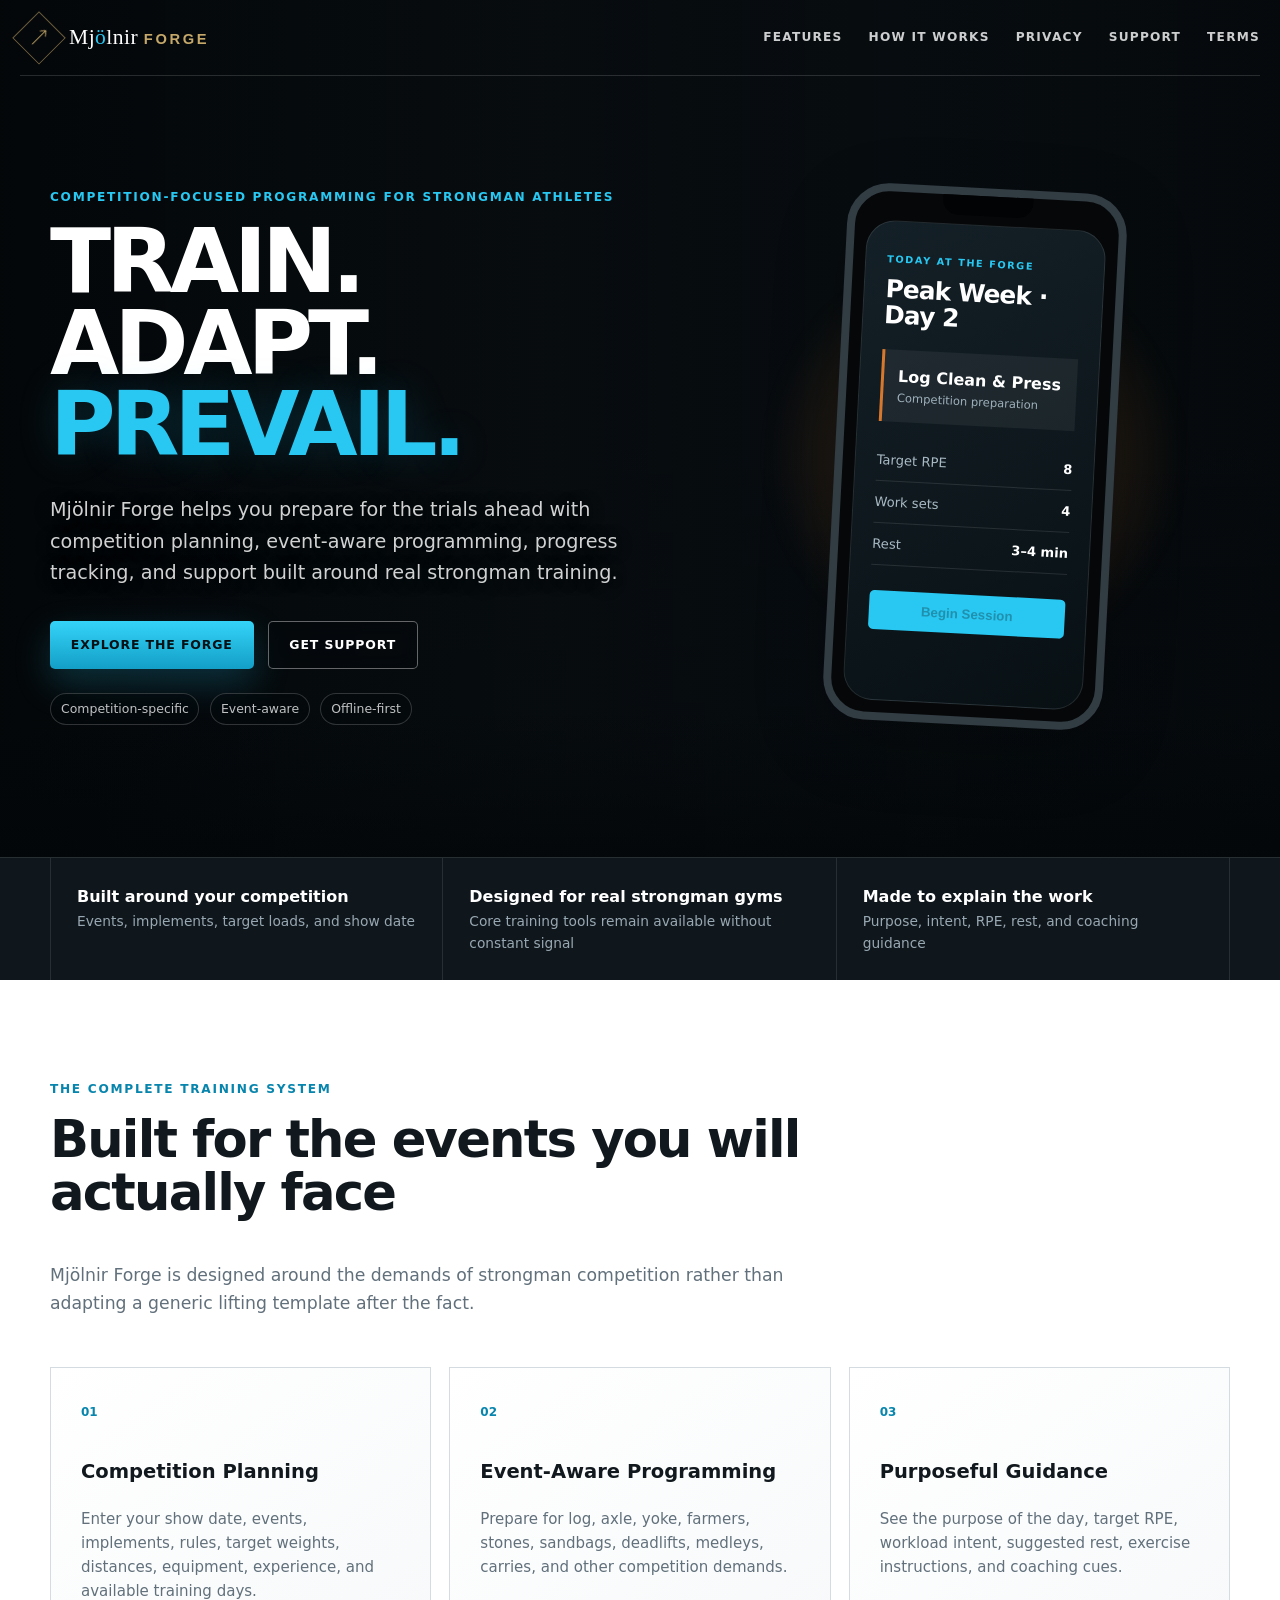
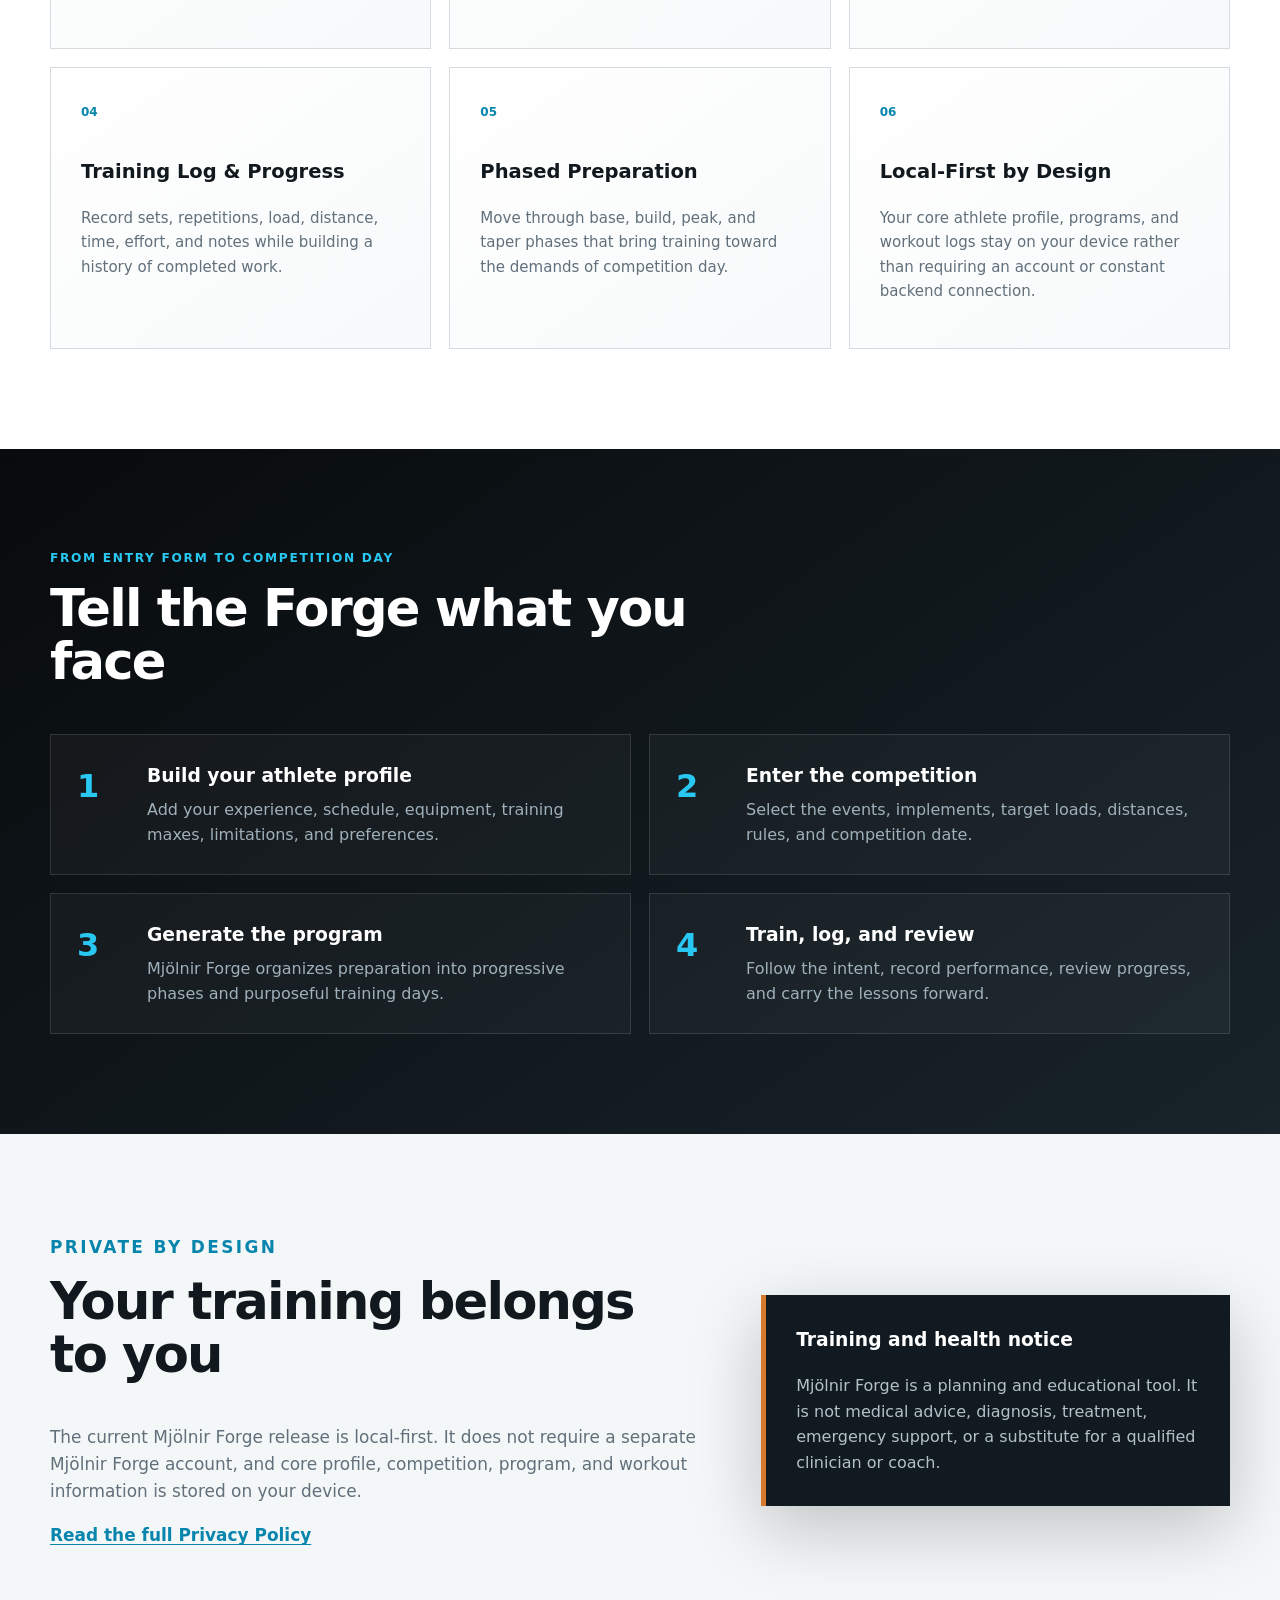
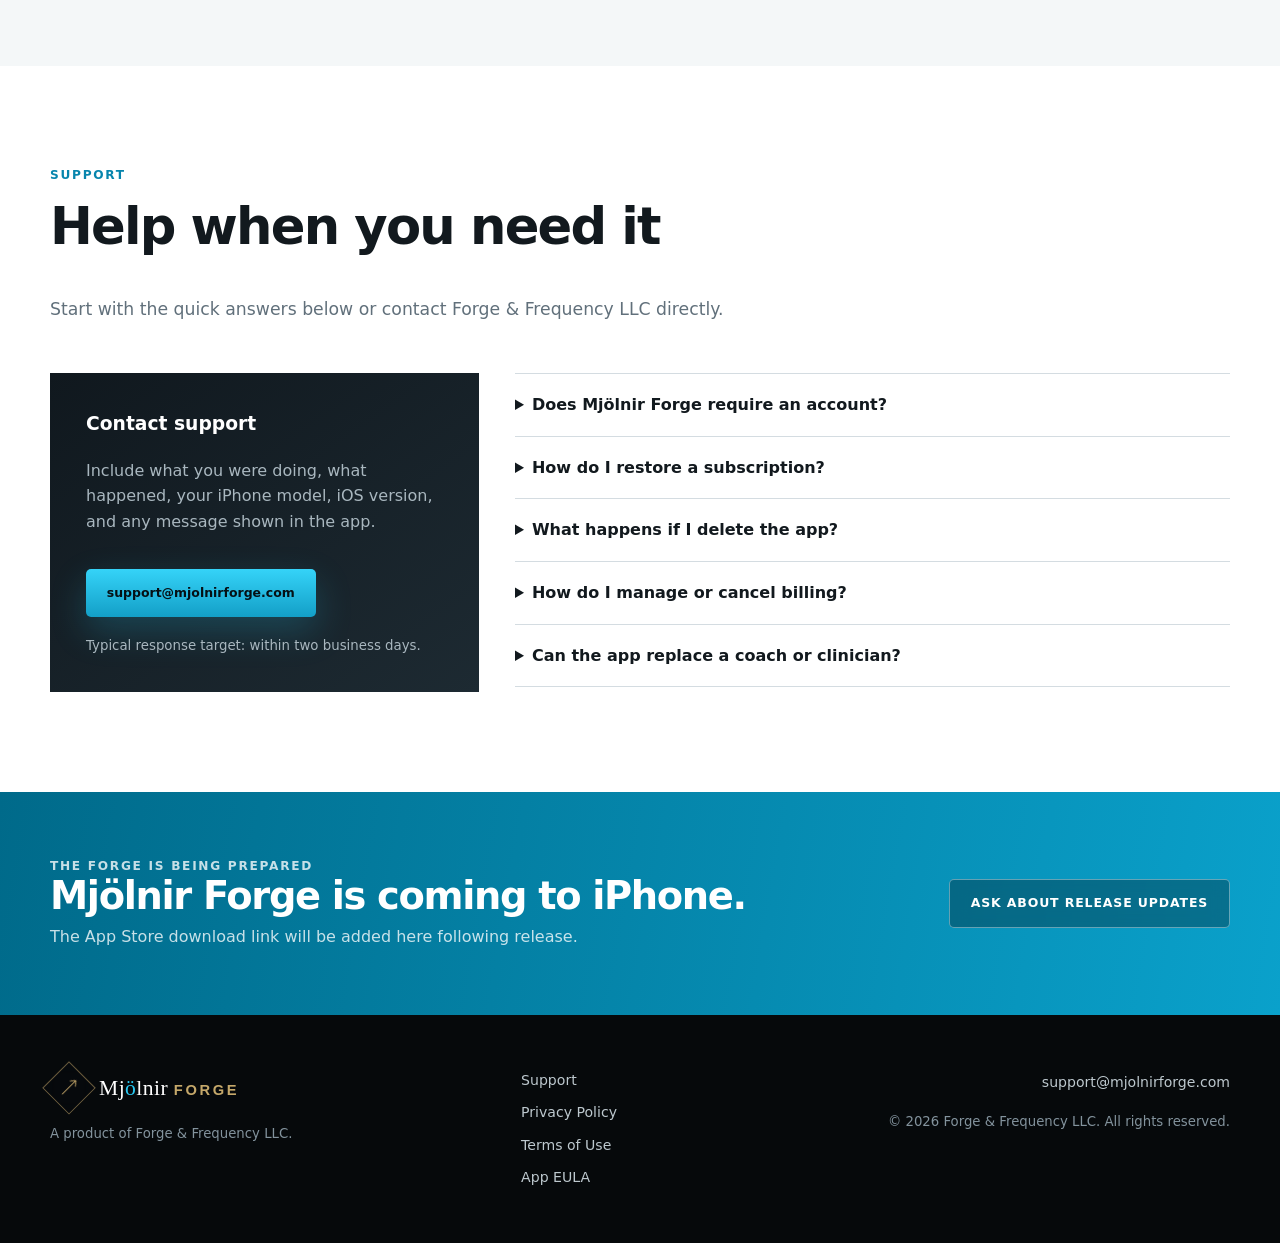
<file: index.html>
<!doctype html>
<html lang="en">
<head>
  <meta charset="utf-8">
  <meta name="viewport" content="width=device-width, initial-scale=1">
  <title>Mjölnir Forge — Competition-Focused Programming for Strongman Athletes</title>
  <meta name="description" content="Mjölnir Forge helps strongman athletes prepare for competition with event-aware programming, competition planning, progress tracking, and offline-first training support.">
  <meta property="og:title" content="Mjölnir Forge">
  <meta property="og:description" content="Train. Adapt. Prevail. Competition-focused programming for strongman athletes.">
  <meta property="og:type" content="website">
  <meta property="og:url" content="https://mjolnirforge.com/">
  <link rel="canonical" href="https://mjolnirforge.com/">
  <link rel="stylesheet" href="styles.css">
</head>
<body>
<a class="skip-link" href="#main">Skip to content</a>

<header class="site-header">
  <nav class="nav-shell" aria-label="Primary navigation">
    <a class="brand" href="#top" aria-label="Mjölnir Forge home">
      <span class="brand-rune" aria-hidden="true">ᛏ</span>
      <span>Mj<span class="brand-o">ö</span>lnir <strong>Forge</strong></span>
    </a>
    <div class="nav-links">
      <a href="#features">Features</a>
      <a href="#how-it-works">How it works</a>
      <a href="#privacy-first">Privacy</a>
      <a href="#support">Support</a>
      <a href="terms.html">Terms</a>
    </div>
  </nav>

  <section id="top" class="hero section-shell">
    <div class="hero-copy">
      <p class="eyebrow">Competition-focused programming for strongman athletes</p>
      <h1>Train. Adapt. <span>Prevail.</span></h1>
      <p class="hero-lede">Mjölnir Forge helps you prepare for the trials ahead with competition planning, event-aware programming, progress tracking, and support built around real strongman training.</p>
      <div class="hero-actions">
        <a class="button button-primary" href="#features">Explore the Forge</a>
        <a class="button button-secondary" href="#support">Get Support</a>
      </div>
      <div class="hero-points" aria-label="Product highlights">
        <span>Competition-specific</span>
        <span>Event-aware</span>
        <span>Offline-first</span>
      </div>
    </div>

    <div class="forge-card" aria-label="Mjölnir Forge product preview">
      <div class="forge-glow"></div>
      <div class="phone">
        <div class="phone-top"></div>
        <div class="phone-screen">
          <p class="screen-label">TODAY AT THE FORGE</p>
          <h2>Peak Week · Day 2</h2>
          <div class="screen-event"><b>Log Clean &amp; Press</b><span>Competition preparation</span></div>
          <div class="screen-metric"><span>Target RPE</span><strong>8</strong></div>
          <div class="screen-metric"><span>Work sets</span><strong>4</strong></div>
          <div class="screen-metric"><span>Rest</span><strong>3–4 min</strong></div>
          <button type="button" disabled>Begin Session</button>
        </div>
      </div>
    </div>
  </section>
</header>

<main id="main">
  <section class="proof-band" aria-label="Core product principles">
    <div class="section-shell proof-grid">
      <div><strong>Built around your competition</strong><span>Events, implements, target loads, and show date</span></div>
      <div><strong>Designed for real strongman gyms</strong><span>Core training tools remain available without constant signal</span></div>
      <div><strong>Made to explain the work</strong><span>Purpose, intent, RPE, rest, and coaching guidance</span></div>
    </div>
  </section>

  <section id="features" class="section section-shell">
    <div class="section-heading">
      <p class="eyebrow dark">The complete training system</p>
      <h2>Built for the events you will actually face</h2>
      <p>Mjölnir Forge is designed around the demands of strongman competition rather than adapting a generic lifting template after the fact.</p>
    </div>

    <div class="feature-grid">
      <article><span>01</span><h3>Competition Planning</h3><p>Enter your show date, events, implements, rules, target weights, distances, equipment, experience, and available training days.</p></article>
      <article><span>02</span><h3>Event-Aware Programming</h3><p>Prepare for log, axle, yoke, farmers, stones, sandbags, deadlifts, medleys, carries, and other competition demands.</p></article>
      <article><span>03</span><h3>Purposeful Guidance</h3><p>See the purpose of the day, target RPE, workload intent, suggested rest, exercise instructions, and coaching cues.</p></article>
      <article><span>04</span><h3>Training Log &amp; Progress</h3><p>Record sets, repetitions, load, distance, time, effort, and notes while building a history of completed work.</p></article>
      <article><span>05</span><h3>Phased Preparation</h3><p>Move through base, build, peak, and taper phases that bring training toward the demands of competition day.</p></article>
      <article><span>06</span><h3>Local-First by Design</h3><p>Your core athlete profile, programs, and workout logs stay on your device rather than requiring an account or constant backend connection.</p></article>
    </div>
  </section>

  <section id="how-it-works" class="section section-dark">
    <div class="section-shell">
      <div class="section-heading narrow">
        <p class="eyebrow">From entry form to competition day</p>
        <h2>Tell the Forge what you face</h2>
      </div>
      <div class="steps">
        <article><b>1</b><div><h3>Build your athlete profile</h3><p>Add your experience, schedule, equipment, training maxes, limitations, and preferences.</p></div></article>
        <article><b>2</b><div><h3>Enter the competition</h3><p>Select the events, implements, target loads, distances, rules, and competition date.</p></div></article>
        <article><b>3</b><div><h3>Generate the program</h3><p>Mjölnir Forge organizes preparation into progressive phases and purposeful training days.</p></div></article>
        <article><b>4</b><div><h3>Train, log, and review</h3><p>Follow the intent, record performance, review progress, and carry the lessons forward.</p></div></article>
      </div>
    </div>
  </section>

  <section id="privacy-first" class="section safety-section">
    <div class="section-shell split">
      <div>
        <p class="eyebrow dark">Private by design</p>
        <h2>Your training belongs to you</h2>
        <p>The current Mjölnir Forge release is local-first. It does not require a separate Mjölnir Forge account, and core profile, competition, program, and workout information is stored on your device.</p>
        <p><a class="text-link" href="privacy.html">Read the full Privacy Policy</a></p>
      </div>
      <aside class="notice">
        <h3>Training and health notice</h3>
        <p>Mjölnir Forge is a planning and educational tool. It is not medical advice, diagnosis, treatment, emergency support, or a substitute for a qualified clinician or coach.</p>
      </aside>
    </div>
  </section>

  <section id="support" class="section support-section">
    <div class="section-shell">
      <div class="section-heading">
        <p class="eyebrow dark">Support</p>
        <h2>Help when you need it</h2>
        <p>Start with the quick answers below or contact Forge &amp; Frequency LLC directly.</p>
      </div>

      <div class="support-grid">
        <article class="contact-card">
          <h3>Contact support</h3>
          <p>Include what you were doing, what happened, your iPhone model, iOS version, and any message shown in the app.</p>
          <a class="button button-primary" href="mailto:support@mjolnirforge.com">support@mjolnirforge.com</a>
          <small>Typical response target: within two business days.</small>
        </article>

        <div class="faq">
          <details><summary>Does Mjölnir Forge require an account?</summary><p>No separate Mjölnir Forge account is required for the current local-first version. Core profile, program, and workout information is stored on your device.</p></details>
          <details><summary>How do I restore a subscription?</summary><p>Confirm that you are signed into the Apple ID used for the purchase, then use Restore Purchases or refresh the App Store entitlement from the Subscription area in the app.</p></details>
          <details><summary>What happens if I delete the app?</summary><p>Locally stored app data may be removed when the app is deleted. Data may only return if restored through an applicable device backup or supported backup feature.</p></details>
          <details><summary>How do I manage or cancel billing?</summary><p>Open iPhone Settings, tap your name, choose Subscriptions, select Mjölnir Forge, and manage the subscription through Apple.</p></details>
          <details><summary>Can the app replace a coach or clinician?</summary><p>No. Use your own judgment and qualified professional guidance, especially for injuries, pregnancy, postpartum recovery, or symptoms that may require medical care.</p></details>
        </div>
      </div>
    </div>
  </section>

  <section id="app-store" class="cta-section">
    <div class="section-shell cta">
      <div>
        <p class="eyebrow">The Forge is being prepared</p>
        <h2>Mjölnir Forge is coming to iPhone.</h2>
        <p>The App Store download link will be added here following release.</p>
      </div>
      <a class="button button-secondary" href="mailto:support@mjolnirforge.com?subject=Mj%C3%B6lnir%20Forge%20Release%20Updates">Ask about release updates</a>
    </div>
  </section>
</main>

<footer>
  <div class="section-shell footer-grid">
    <div>
      <a class="brand" href="#top"><span class="brand-rune" aria-hidden="true">ᛏ</span><span>Mj<span class="brand-o">ö</span>lnir <strong>Forge</strong></span></a>
      <p>A product of Forge &amp; Frequency LLC.</p>
    </div>
    <nav aria-label="Legal and support">
      <a href="#support">Support</a>
      <a href="privacy.html">Privacy Policy</a>
      <a href="terms.html">Terms of Use</a>
      <a href="eula.html">App EULA</a>
    </nav>
    <div class="footer-meta">
      <a href="mailto:support@mjolnirforge.com">support@mjolnirforge.com</a>
      <p>© 2026 Forge &amp; Frequency LLC. All rights reserved.</p>
    </div>
  </div>
</footer>
</body>
</html>
</file>
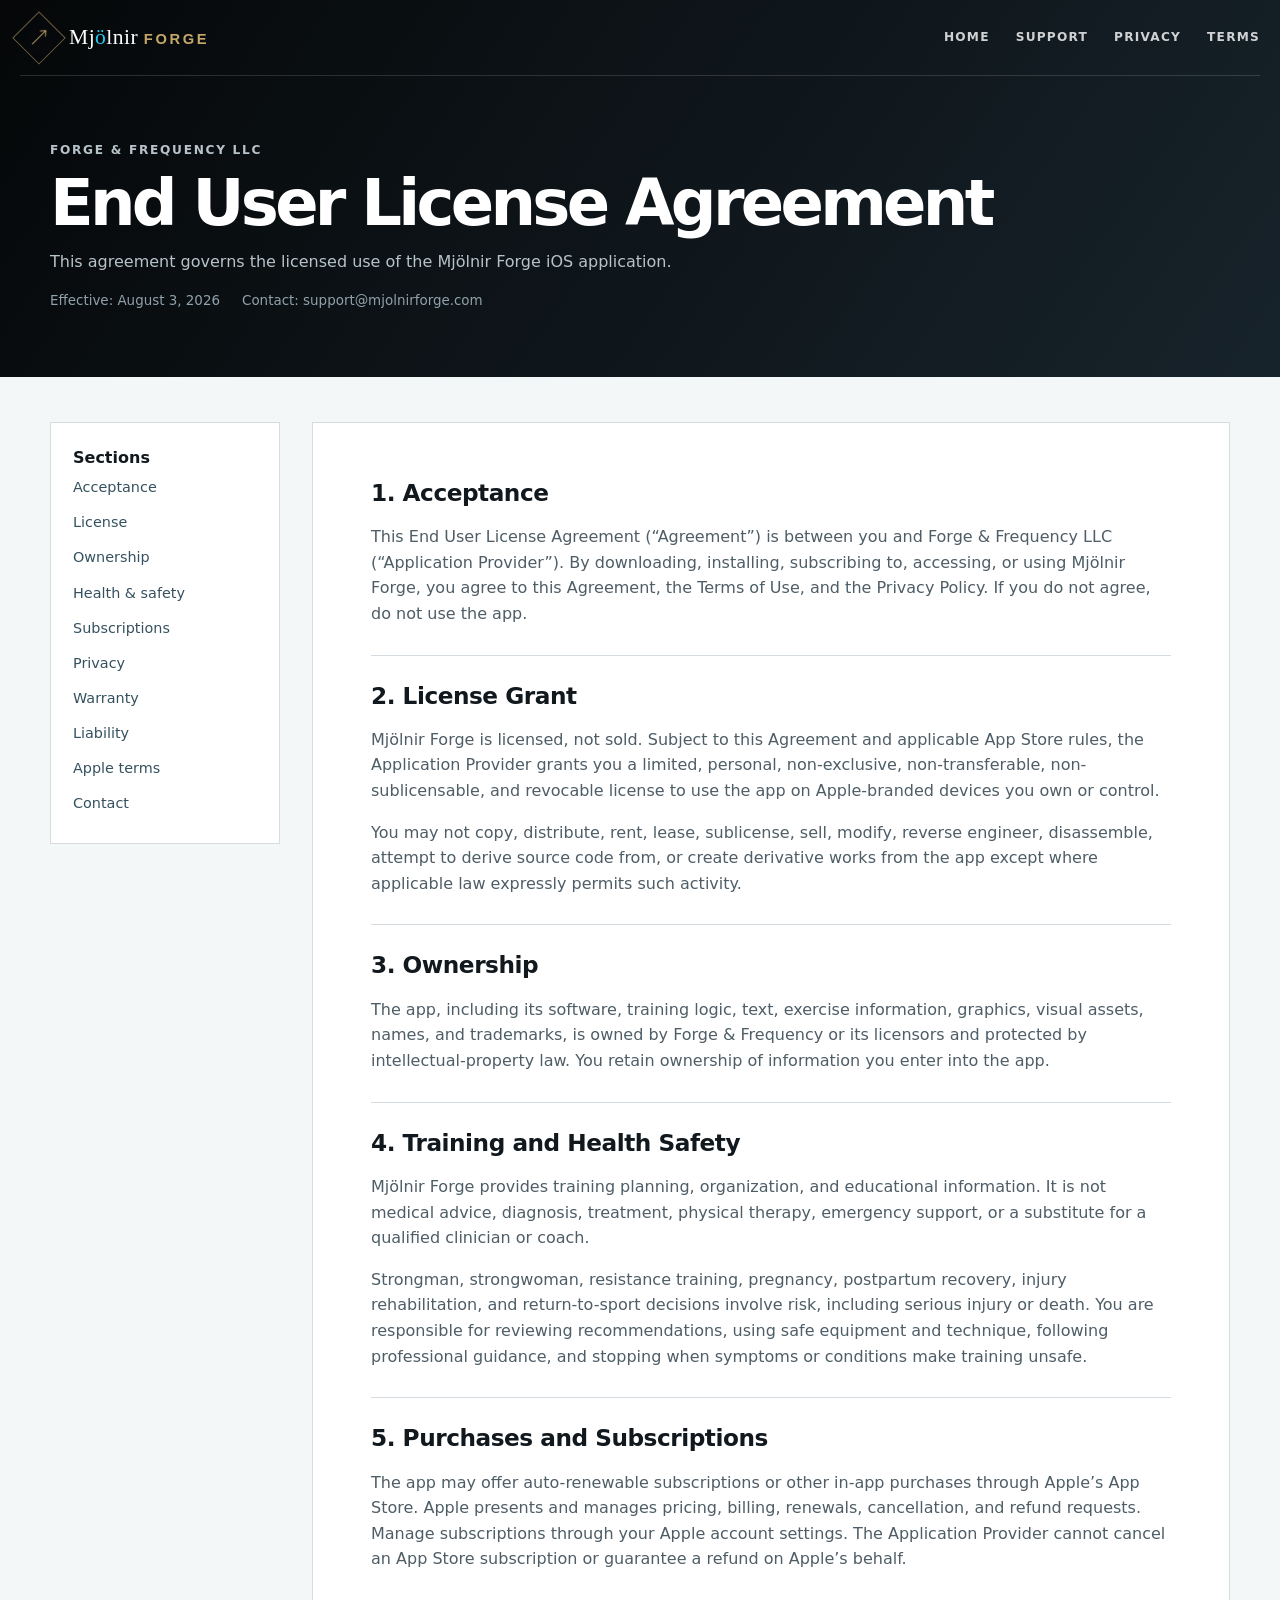
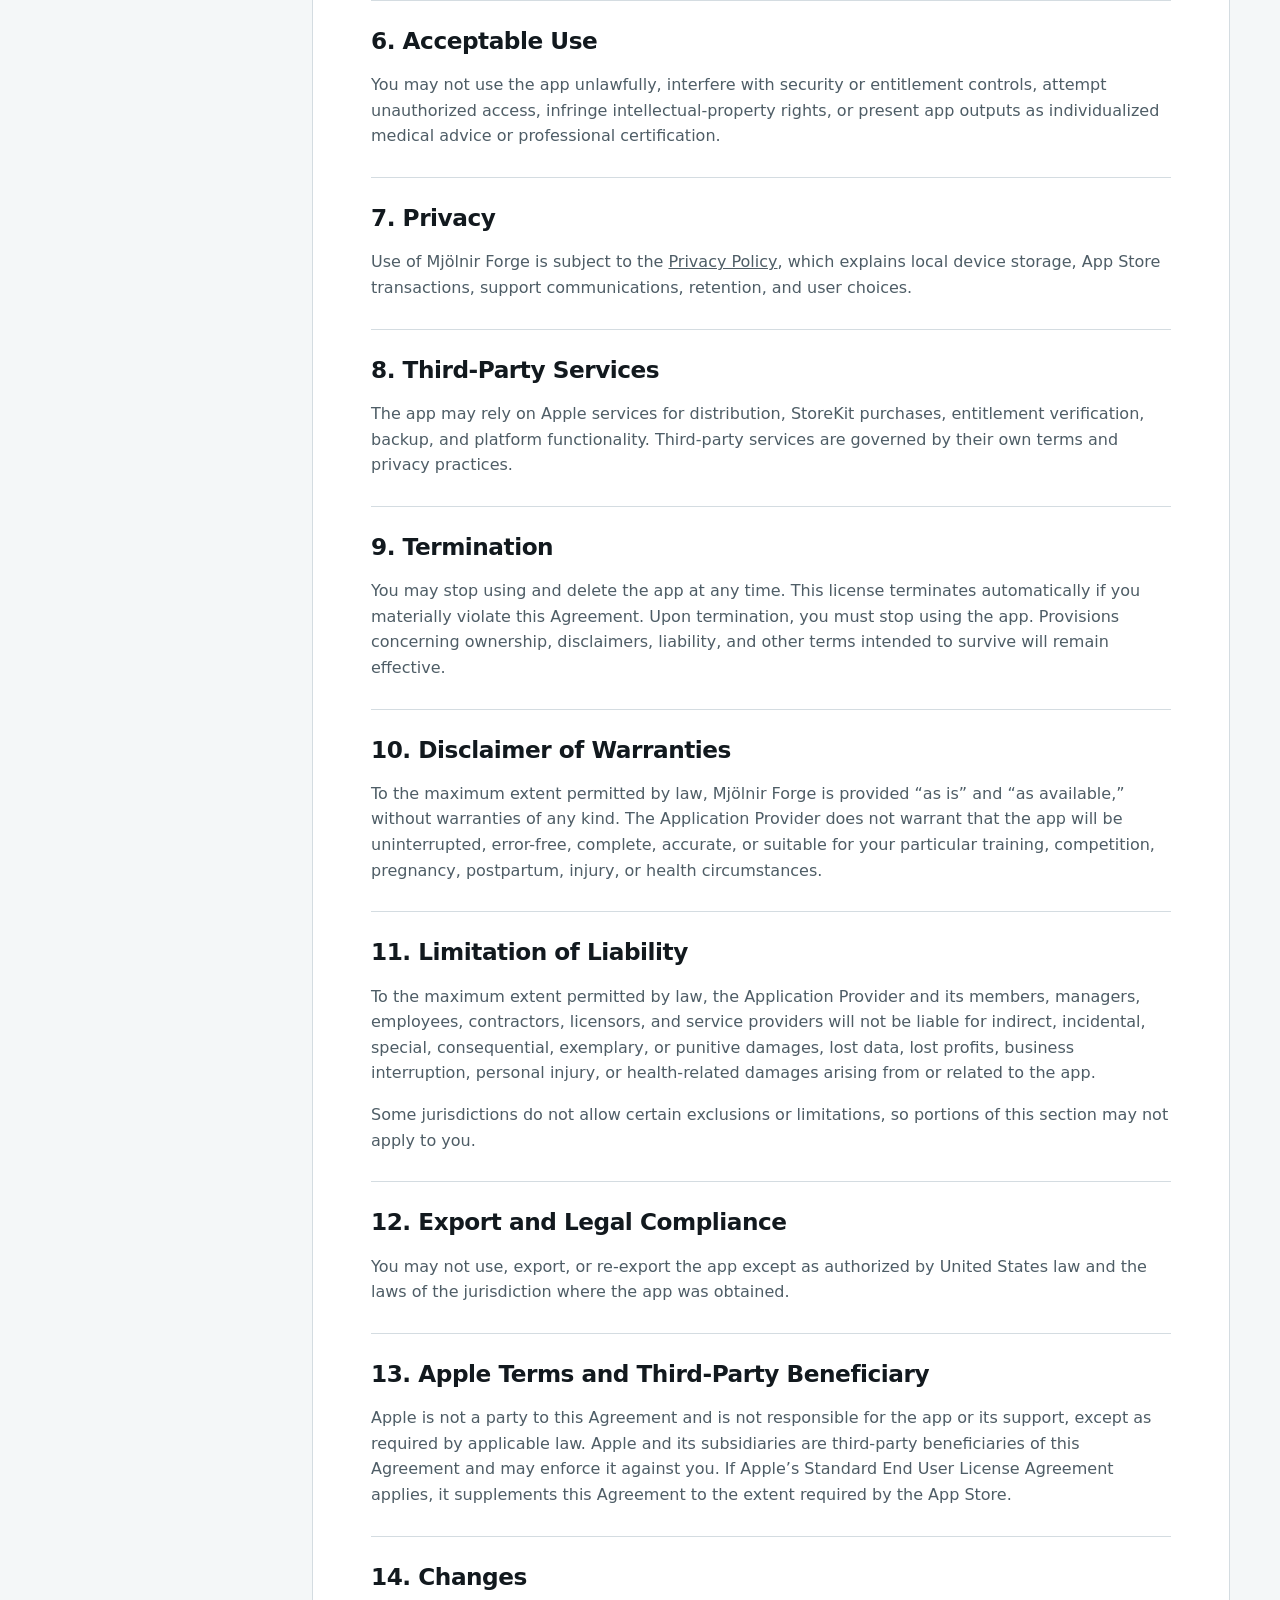
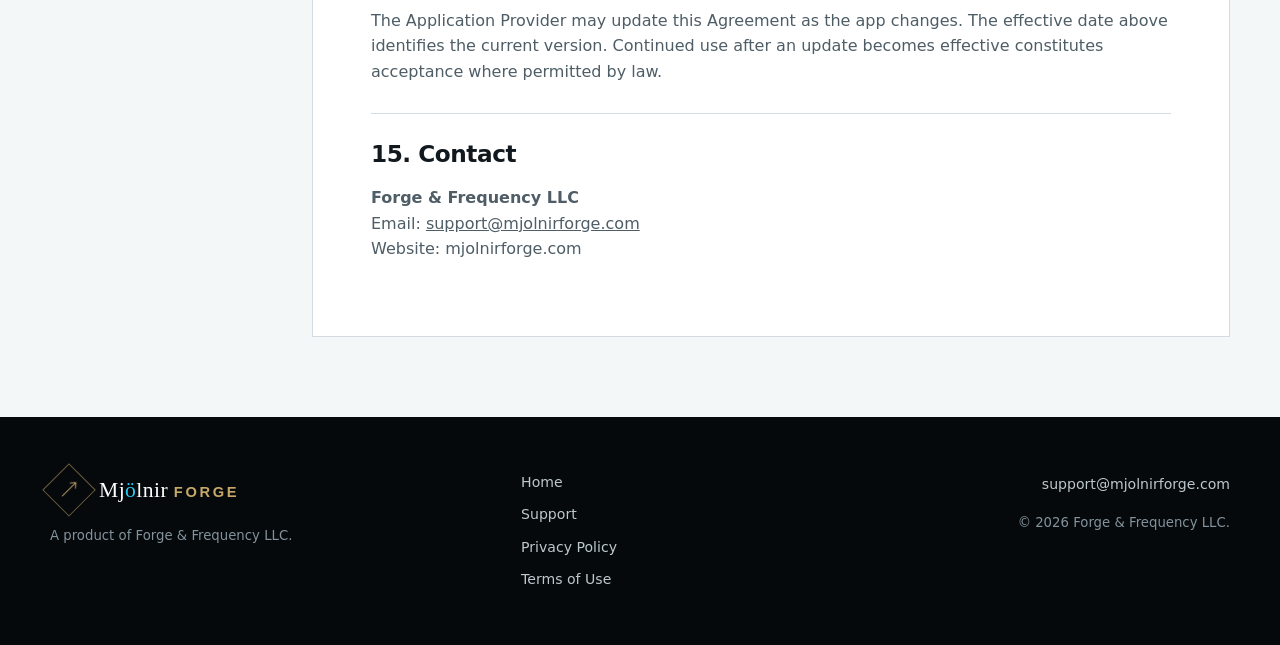
<file: eula.html>
<!doctype html><html lang="en"><head><meta charset="utf-8"><meta name="viewport" content="width=device-width,initial-scale=1"><title>End User License Agreement — Mjölnir Forge</title><meta name="description" content="End User License Agreement for the Mjölnir Forge iOS application."><link rel="stylesheet" href="styles.css"></head><body class="legal-page"><a class="skip-link" href="#main">Skip to content</a><header class="legal-header"><nav class="nav-shell"><a class="brand" href="index.html"><span class="brand-rune" aria-hidden="true">ᛏ</span><span>Mj<span class="brand-o">ö</span>lnir <strong>Forge</strong></span></a><div class="nav-links"><a href="index.html">Home</a><a href="index.html#support">Support</a><a href="privacy.html">Privacy</a><a href="terms.html">Terms</a></div></nav><section class="section-shell legal-hero"><p class="eyebrow">Forge &amp; Frequency LLC</p><h1>End User License Agreement</h1><p>This agreement governs the licensed use of the Mjölnir Forge iOS application.</p><div class="metadata"><span>Effective: August 3, 2026</span><span>Contact: support@mjolnirforge.com</span></div></section></header><main id="main" class="section-shell legal-layout"><aside class="legal-nav"><strong>Sections</strong><a href="#acceptance">Acceptance</a><a href="#license">License</a><a href="#ownership">Ownership</a><a href="#health">Health &amp; safety</a><a href="#subscriptions">Subscriptions</a><a href="#privacy">Privacy</a><a href="#warranty">Warranty</a><a href="#liability">Liability</a><a href="#apple">Apple terms</a><a href="#contact">Contact</a></aside><article class="legal-body"><section id="acceptance"><h2>1. Acceptance</h2><p>This End User License Agreement (“Agreement”) is between you and Forge &amp; Frequency LLC (“Application Provider”). By downloading, installing, subscribing to, accessing, or using Mjölnir Forge, you agree to this Agreement, the Terms of Use, and the Privacy Policy. If you do not agree, do not use the app.</p></section><section id="license"><h2>2. License Grant</h2><p>Mjölnir Forge is licensed, not sold. Subject to this Agreement and applicable App Store rules, the Application Provider grants you a limited, personal, non-exclusive, non-transferable, non-sublicensable, and revocable license to use the app on Apple-branded devices you own or control.</p><p>You may not copy, distribute, rent, lease, sublicense, sell, modify, reverse engineer, disassemble, attempt to derive source code from, or create derivative works from the app except where applicable law expressly permits such activity.</p></section><section id="ownership"><h2>3. Ownership</h2><p>The app, including its software, training logic, text, exercise information, graphics, visual assets, names, and trademarks, is owned by Forge &amp; Frequency or its licensors and protected by intellectual-property law. You retain ownership of information you enter into the app.</p></section><section id="health"><h2>4. Training and Health Safety</h2><p>Mjölnir Forge provides training planning, organization, and educational information. It is not medical advice, diagnosis, treatment, physical therapy, emergency support, or a substitute for a qualified clinician or coach.</p><p>Strongman, strongwoman, resistance training, pregnancy, postpartum recovery, injury rehabilitation, and return-to-sport decisions involve risk, including serious injury or death. You are responsible for reviewing recommendations, using safe equipment and technique, following professional guidance, and stopping when symptoms or conditions make training unsafe.</p></section><section id="subscriptions"><h2>5. Purchases and Subscriptions</h2><p>The app may offer auto-renewable subscriptions or other in-app purchases through Apple’s App Store. Apple presents and manages pricing, billing, renewals, cancellation, and refund requests. Manage subscriptions through your Apple account settings. The Application Provider cannot cancel an App Store subscription or guarantee a refund on Apple’s behalf.</p></section><section id="acceptable"><h2>6. Acceptable Use</h2><p>You may not use the app unlawfully, interfere with security or entitlement controls, attempt unauthorized access, infringe intellectual-property rights, or present app outputs as individualized medical advice or professional certification.</p></section><section id="privacy"><h2>7. Privacy</h2><p>Use of Mjölnir Forge is subject to the <a href="privacy.html">Privacy Policy</a>, which explains local device storage, App Store transactions, support communications, retention, and user choices.</p></section><section id="external"><h2>8. Third-Party Services</h2><p>The app may rely on Apple services for distribution, StoreKit purchases, entitlement verification, backup, and platform functionality. Third-party services are governed by their own terms and privacy practices.</p></section><section id="termination"><h2>9. Termination</h2><p>You may stop using and delete the app at any time. This license terminates automatically if you materially violate this Agreement. Upon termination, you must stop using the app. Provisions concerning ownership, disclaimers, liability, and other terms intended to survive will remain effective.</p></section><section id="warranty"><h2>10. Disclaimer of Warranties</h2><p>To the maximum extent permitted by law, Mjölnir Forge is provided “as is” and “as available,” without warranties of any kind. The Application Provider does not warrant that the app will be uninterrupted, error-free, complete, accurate, or suitable for your particular training, competition, pregnancy, postpartum, injury, or health circumstances.</p></section><section id="liability"><h2>11. Limitation of Liability</h2><p>To the maximum extent permitted by law, the Application Provider and its members, managers, employees, contractors, licensors, and service providers will not be liable for indirect, incidental, special, consequential, exemplary, or punitive damages, lost data, lost profits, business interruption, personal injury, or health-related damages arising from or related to the app.</p><p>Some jurisdictions do not allow certain exclusions or limitations, so portions of this section may not apply to you.</p></section><section id="export"><h2>12. Export and Legal Compliance</h2><p>You may not use, export, or re-export the app except as authorized by United States law and the laws of the jurisdiction where the app was obtained.</p></section><section id="apple"><h2>13. Apple Terms and Third-Party Beneficiary</h2><p>Apple is not a party to this Agreement and is not responsible for the app or its support, except as required by applicable law. Apple and its subsidiaries are third-party beneficiaries of this Agreement and may enforce it against you. If Apple’s Standard End User License Agreement applies, it supplements this Agreement to the extent required by the App Store.</p></section><section id="changes"><h2>14. Changes</h2><p>The Application Provider may update this Agreement as the app changes. The effective date above identifies the current version. Continued use after an update becomes effective constitutes acceptance where permitted by law.</p></section><section id="contact"><h2>15. Contact</h2><p><strong>Forge &amp; Frequency LLC</strong><br>Email: <a href="mailto:support@mjolnirforge.com">support@mjolnirforge.com</a><br>Website: mjolnirforge.com</p></section></article></main><footer><div class="section-shell footer-grid"><div><a class="brand" href="index.html"><span class="brand-rune" aria-hidden="true">ᛏ</span><span>Mj<span class="brand-o">ö</span>lnir <strong>Forge</strong></span></a><p>A product of Forge &amp; Frequency LLC.</p></div><nav><a href="index.html">Home</a><a href="index.html#support">Support</a><a href="privacy.html">Privacy Policy</a><a href="terms.html">Terms of Use</a></nav><div class="footer-meta"><a href="mailto:support@mjolnirforge.com">support@mjolnirforge.com</a><p>© 2026 Forge &amp; Frequency LLC.</p></div></div></footer></body></html>
</file>
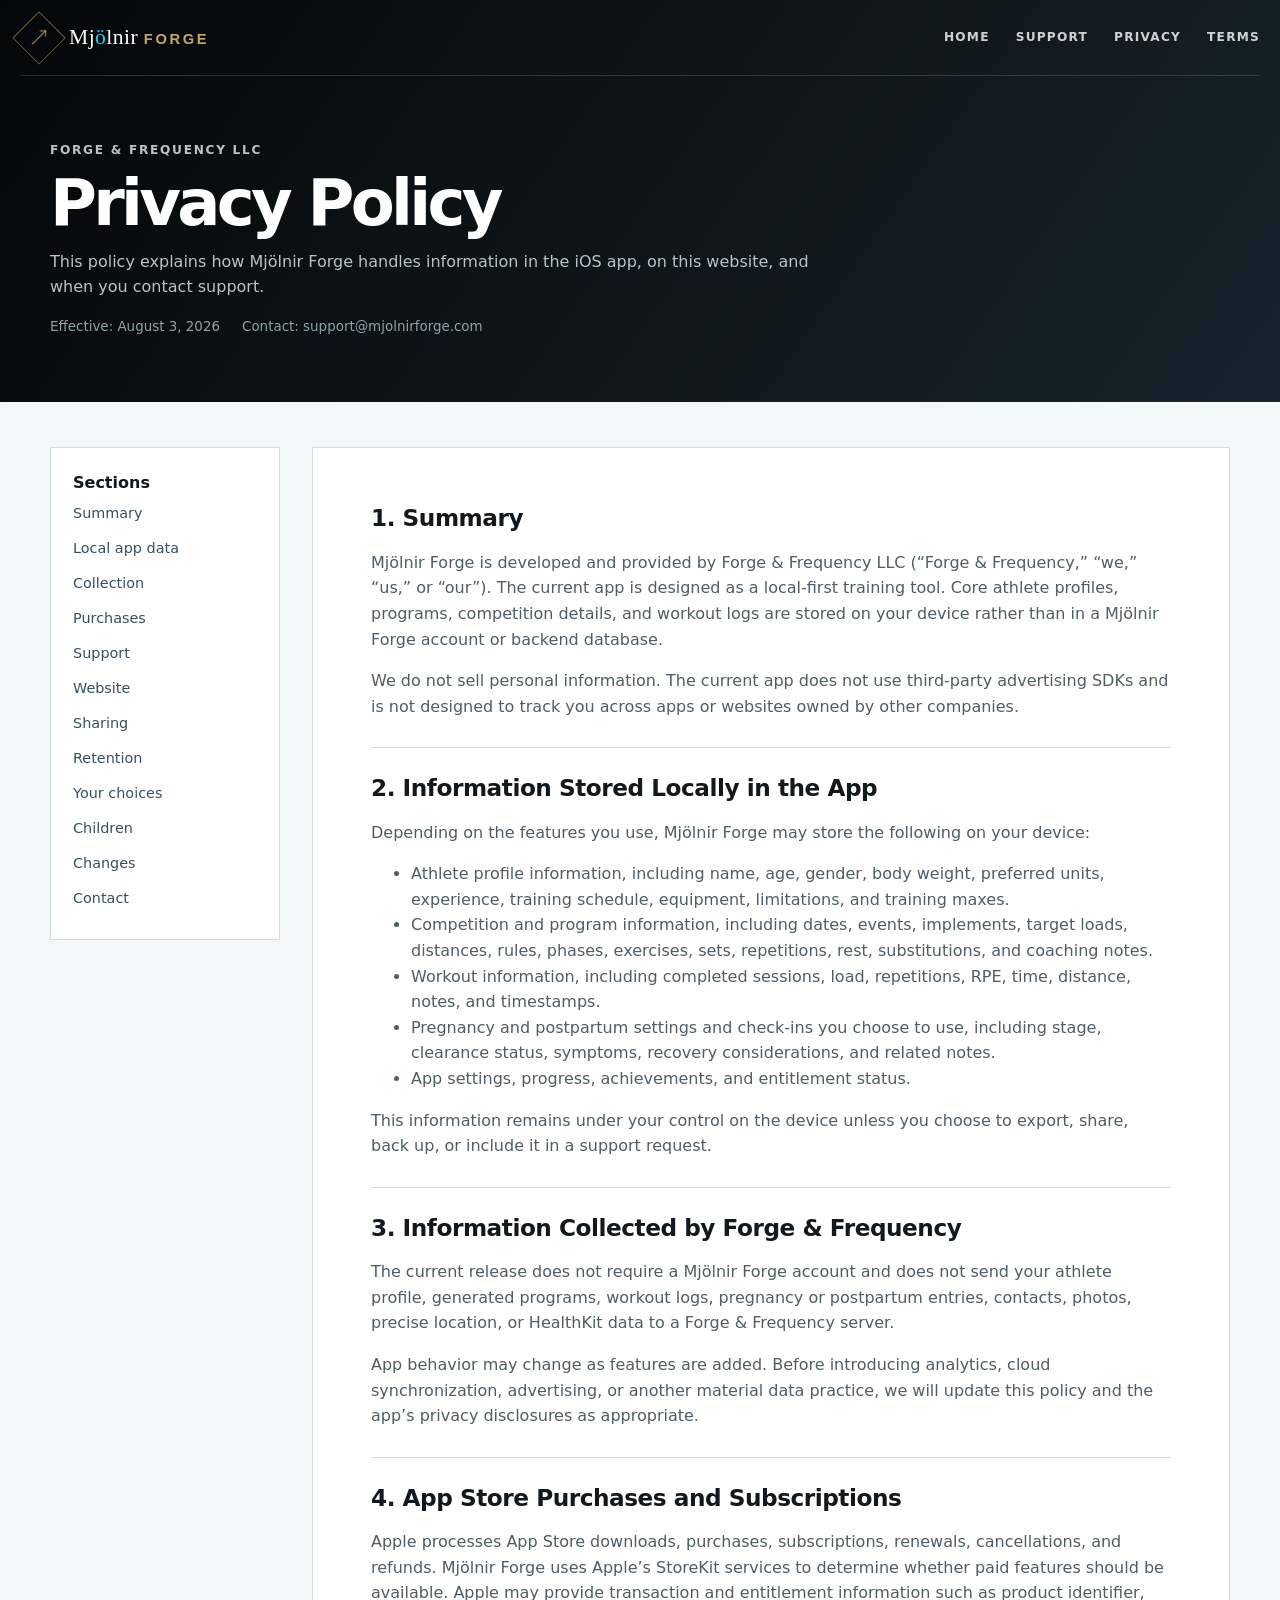
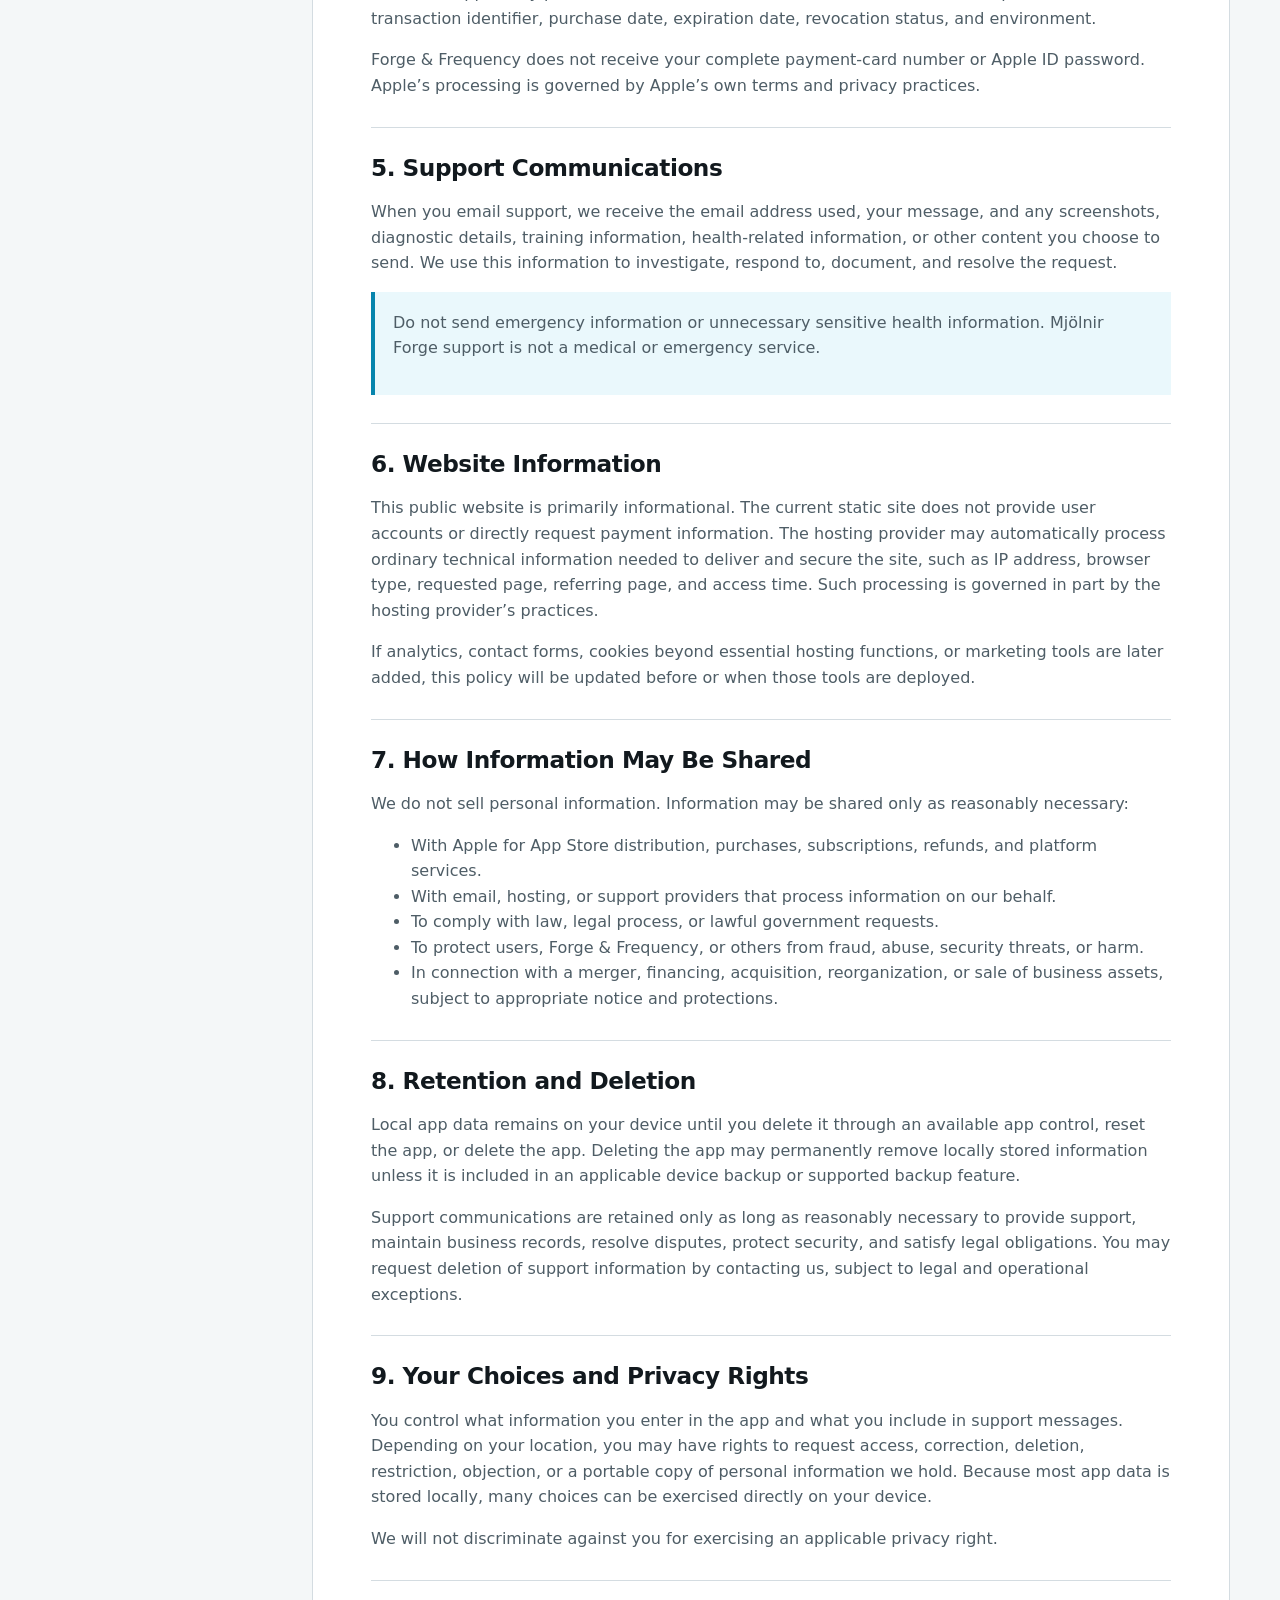
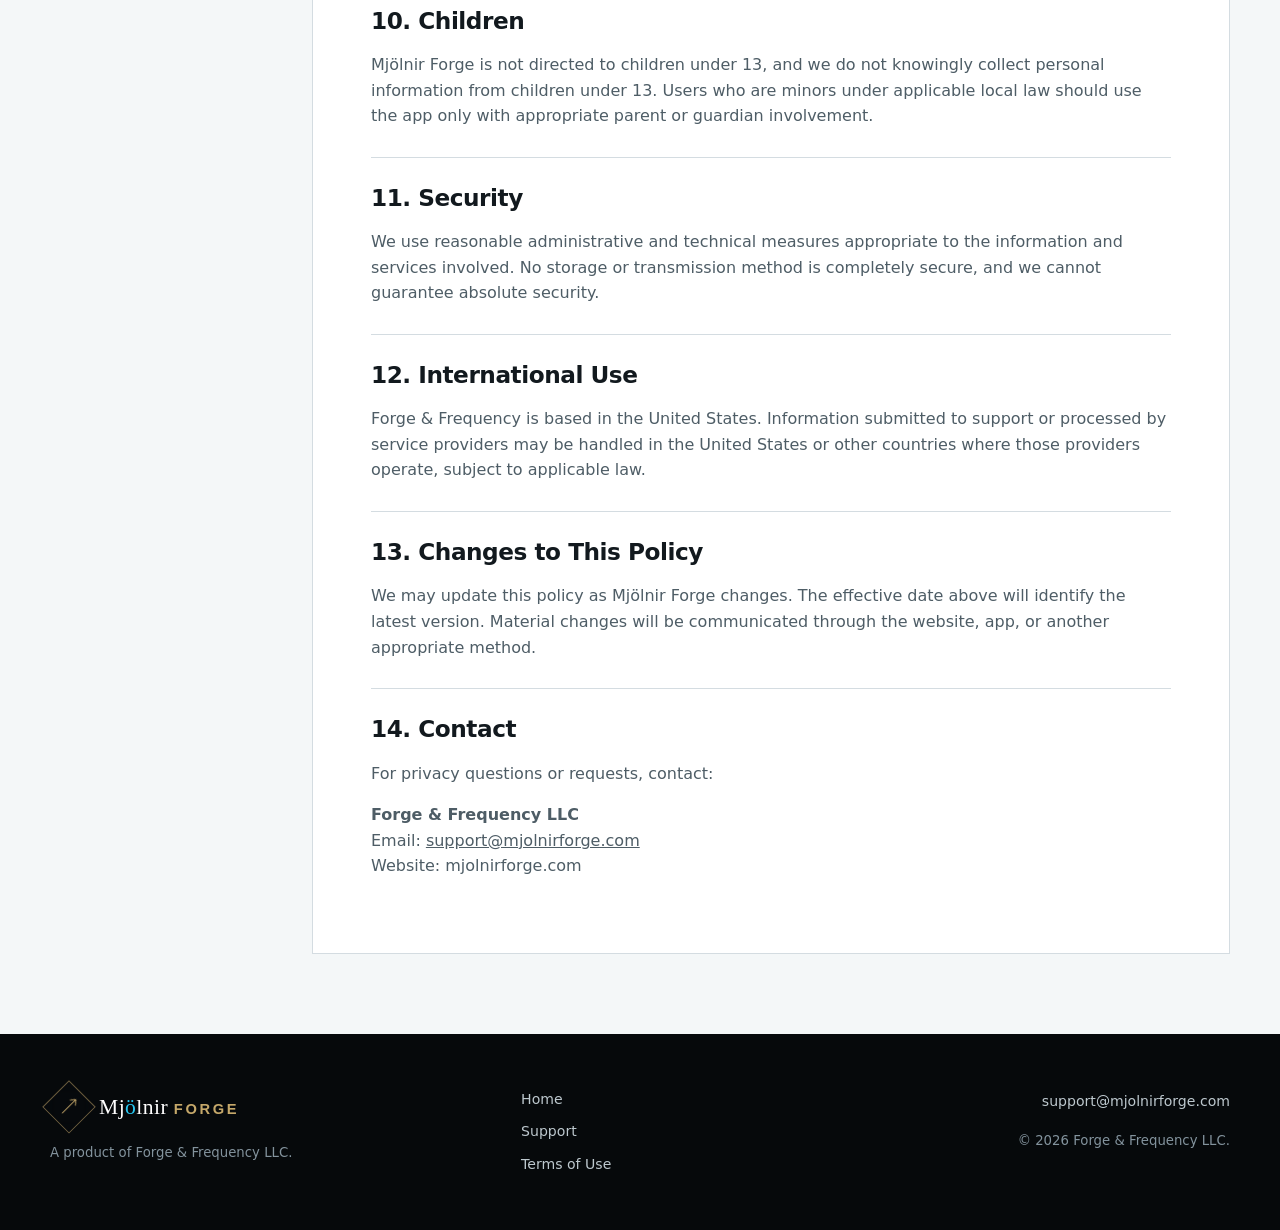
<file: privacy.html>
<!doctype html><html lang="en"><head><meta charset="utf-8"><meta name="viewport" content="width=device-width,initial-scale=1"><title>Privacy Policy — Mjölnir Forge</title><meta name="description" content="Privacy Policy for the Mjölnir Forge iOS application and website."><link rel="stylesheet" href="styles.css"></head><body class="legal-page"><a class="skip-link" href="#main">Skip to content</a><header class="legal-header"><nav class="nav-shell"><a class="brand" href="index.html"><span class="brand-rune" aria-hidden="true">ᛏ</span><span>Mj<span class="brand-o">ö</span>lnir <strong>Forge</strong></span></a><div class="nav-links"><a href="index.html">Home</a><a href="index.html#support">Support</a><a href="privacy.html">Privacy</a><a href="terms.html">Terms</a></div></nav><section class="section-shell legal-hero"><p class="eyebrow">Forge &amp; Frequency LLC</p><h1>Privacy Policy</h1><p>This policy explains how Mjölnir Forge handles information in the iOS app, on this website, and when you contact support.</p><div class="metadata"><span>Effective: August 3, 2026</span><span>Contact: support@mjolnirforge.com</span></div></section></header><main id="main" class="section-shell legal-layout"><aside class="legal-nav"><strong>Sections</strong><a href="#summary">Summary</a><a href="#local">Local app data</a><a href="#collection">Collection</a><a href="#purchases">Purchases</a><a href="#support">Support</a><a href="#website">Website</a><a href="#sharing">Sharing</a><a href="#retention">Retention</a><a href="#rights">Your choices</a><a href="#children">Children</a><a href="#changes">Changes</a><a href="#contact">Contact</a></aside><article class="legal-body"><section id="summary"><h2>1. Summary</h2><p>Mjölnir Forge is developed and provided by Forge &amp; Frequency LLC (“Forge &amp; Frequency,” “we,” “us,” or “our”). The current app is designed as a local-first training tool. Core athlete profiles, programs, competition details, and workout logs are stored on your device rather than in a Mjölnir Forge account or backend database.</p><p>We do not sell personal information. The current app does not use third-party advertising SDKs and is not designed to track you across apps or websites owned by other companies.</p></section><section id="local"><h2>2. Information Stored Locally in the App</h2><p>Depending on the features you use, Mjölnir Forge may store the following on your device:</p><ul><li>Athlete profile information, including name, age, gender, body weight, preferred units, experience, training schedule, equipment, limitations, and training maxes.</li><li>Competition and program information, including dates, events, implements, target loads, distances, rules, phases, exercises, sets, repetitions, rest, substitutions, and coaching notes.</li><li>Workout information, including completed sessions, load, repetitions, RPE, time, distance, notes, and timestamps.</li><li>Pregnancy and postpartum settings and check-ins you choose to use, including stage, clearance status, symptoms, recovery considerations, and related notes.</li><li>App settings, progress, achievements, and entitlement status.</li></ul><p>This information remains under your control on the device unless you choose to export, share, back up, or include it in a support request.</p></section><section id="collection"><h2>3. Information Collected by Forge &amp; Frequency</h2><p>The current release does not require a Mjölnir Forge account and does not send your athlete profile, generated programs, workout logs, pregnancy or postpartum entries, contacts, photos, precise location, or HealthKit data to a Forge &amp; Frequency server.</p><p>App behavior may change as features are added. Before introducing analytics, cloud synchronization, advertising, or another material data practice, we will update this policy and the app’s privacy disclosures as appropriate.</p></section><section id="purchases"><h2>4. App Store Purchases and Subscriptions</h2><p>Apple processes App Store downloads, purchases, subscriptions, renewals, cancellations, and refunds. Mjölnir Forge uses Apple’s StoreKit services to determine whether paid features should be available. Apple may provide transaction and entitlement information such as product identifier, transaction identifier, purchase date, expiration date, revocation status, and environment.</p><p>Forge &amp; Frequency does not receive your complete payment-card number or Apple ID password. Apple’s processing is governed by Apple’s own terms and privacy practices.</p></section><section id="support"><h2>5. Support Communications</h2><p>When you email support, we receive the email address used, your message, and any screenshots, diagnostic details, training information, health-related information, or other content you choose to send. We use this information to investigate, respond to, document, and resolve the request.</p><div class="callout"><p>Do not send emergency information or unnecessary sensitive health information. Mjölnir Forge support is not a medical or emergency service.</p></div></section><section id="website"><h2>6. Website Information</h2><p>This public website is primarily informational. The current static site does not provide user accounts or directly request payment information. The hosting provider may automatically process ordinary technical information needed to deliver and secure the site, such as IP address, browser type, requested page, referring page, and access time. Such processing is governed in part by the hosting provider’s practices.</p><p>If analytics, contact forms, cookies beyond essential hosting functions, or marketing tools are later added, this policy will be updated before or when those tools are deployed.</p></section><section id="sharing"><h2>7. How Information May Be Shared</h2><p>We do not sell personal information. Information may be shared only as reasonably necessary:</p><ul><li>With Apple for App Store distribution, purchases, subscriptions, refunds, and platform services.</li><li>With email, hosting, or support providers that process information on our behalf.</li><li>To comply with law, legal process, or lawful government requests.</li><li>To protect users, Forge &amp; Frequency, or others from fraud, abuse, security threats, or harm.</li><li>In connection with a merger, financing, acquisition, reorganization, or sale of business assets, subject to appropriate notice and protections.</li></ul></section><section id="retention"><h2>8. Retention and Deletion</h2><p>Local app data remains on your device until you delete it through an available app control, reset the app, or delete the app. Deleting the app may permanently remove locally stored information unless it is included in an applicable device backup or supported backup feature.</p><p>Support communications are retained only as long as reasonably necessary to provide support, maintain business records, resolve disputes, protect security, and satisfy legal obligations. You may request deletion of support information by contacting us, subject to legal and operational exceptions.</p></section><section id="rights"><h2>9. Your Choices and Privacy Rights</h2><p>You control what information you enter in the app and what you include in support messages. Depending on your location, you may have rights to request access, correction, deletion, restriction, objection, or a portable copy of personal information we hold. Because most app data is stored locally, many choices can be exercised directly on your device.</p><p>We will not discriminate against you for exercising an applicable privacy right.</p></section><section id="children"><h2>10. Children</h2><p>Mjölnir Forge is not directed to children under 13, and we do not knowingly collect personal information from children under 13. Users who are minors under applicable local law should use the app only with appropriate parent or guardian involvement.</p></section><section id="security"><h2>11. Security</h2><p>We use reasonable administrative and technical measures appropriate to the information and services involved. No storage or transmission method is completely secure, and we cannot guarantee absolute security.</p></section><section id="international"><h2>12. International Use</h2><p>Forge &amp; Frequency is based in the United States. Information submitted to support or processed by service providers may be handled in the United States or other countries where those providers operate, subject to applicable law.</p></section><section id="changes"><h2>13. Changes to This Policy</h2><p>We may update this policy as Mjölnir Forge changes. The effective date above will identify the latest version. Material changes will be communicated through the website, app, or another appropriate method.</p></section><section id="contact"><h2>14. Contact</h2><p>For privacy questions or requests, contact:</p><p><strong>Forge &amp; Frequency LLC</strong><br>Email: <a href="mailto:support@mjolnirforge.com">support@mjolnirforge.com</a><br>Website: mjolnirforge.com</p></section></article></main><footer><div class="section-shell footer-grid"><div><a class="brand" href="index.html"><span class="brand-rune" aria-hidden="true">ᛏ</span><span>Mj<span class="brand-o">ö</span>lnir <strong>Forge</strong></span></a><p>A product of Forge &amp; Frequency LLC.</p></div><nav><a href="index.html">Home</a><a href="index.html#support">Support</a><a href="terms.html">Terms of Use</a></nav><div class="footer-meta"><a href="mailto:support@mjolnirforge.com">support@mjolnirforge.com</a><p>© 2026 Forge &amp; Frequency LLC.</p></div></div></footer></body></html>
</file>
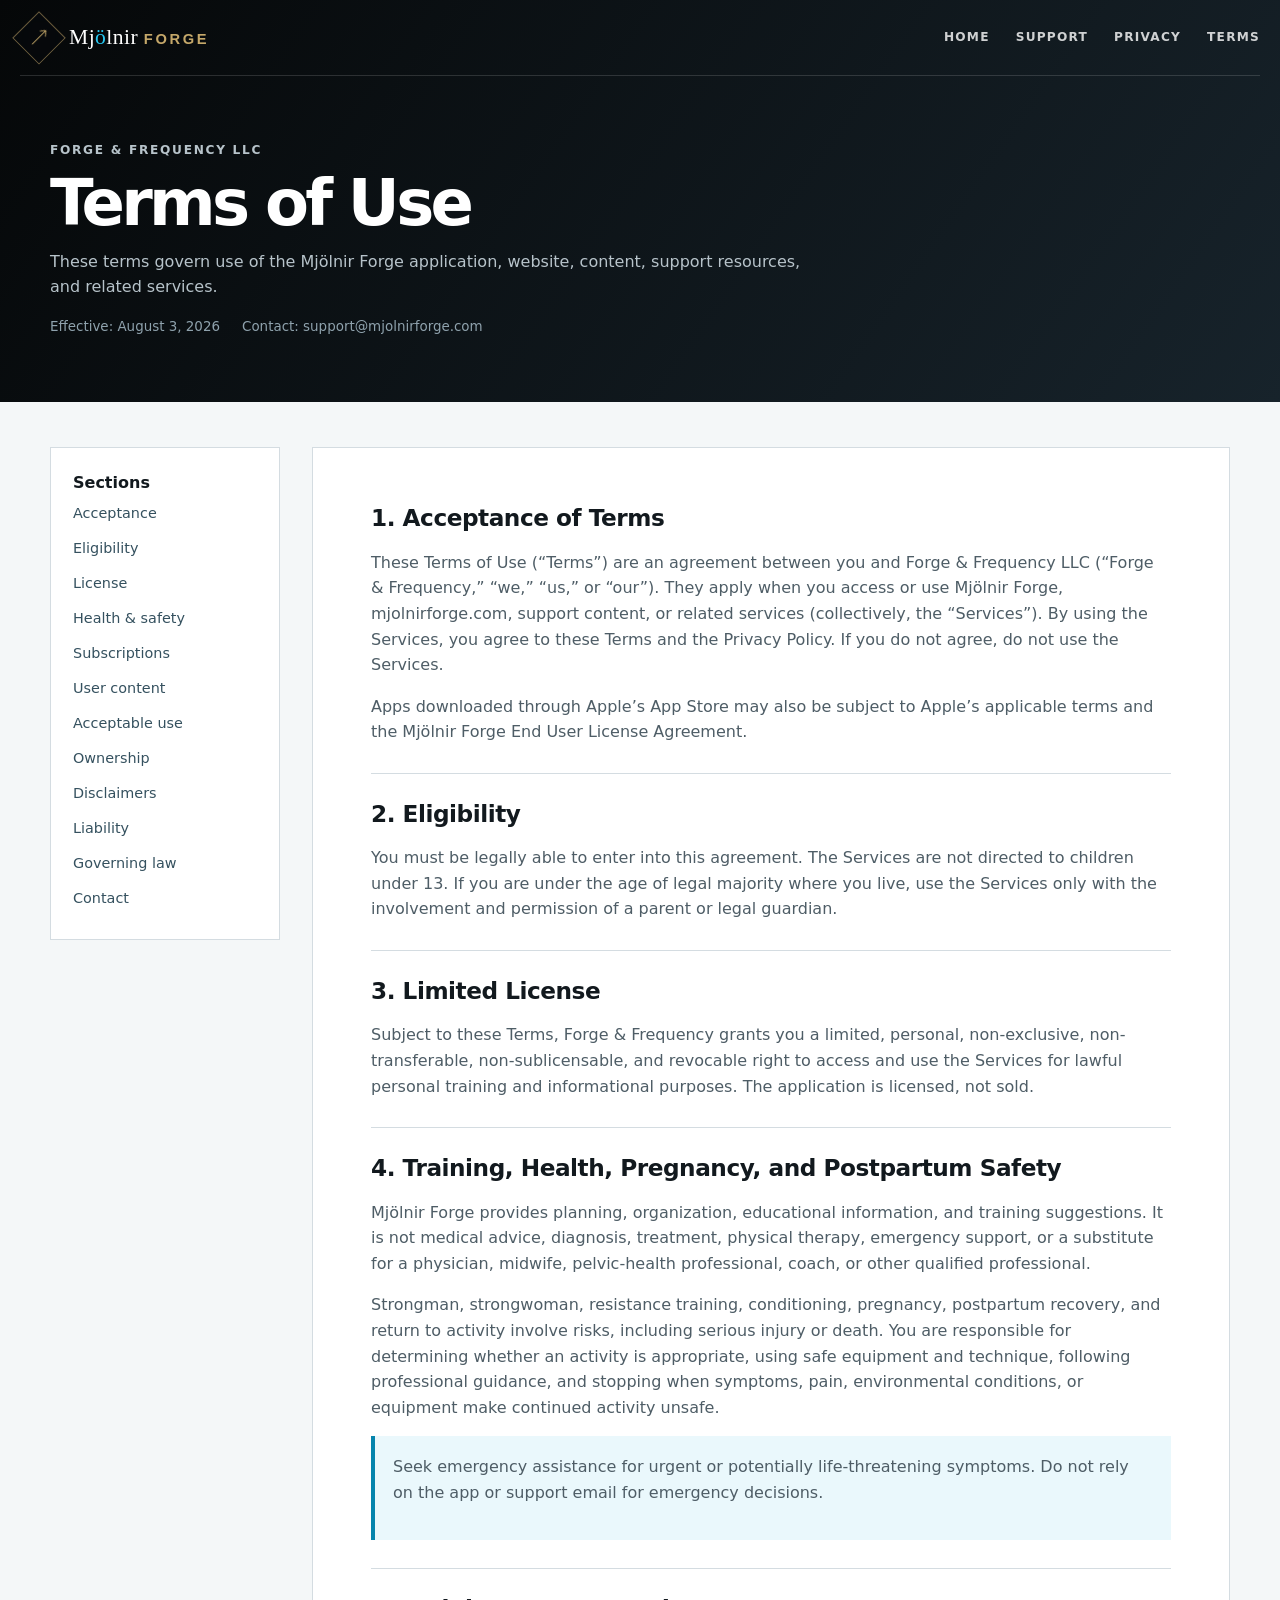
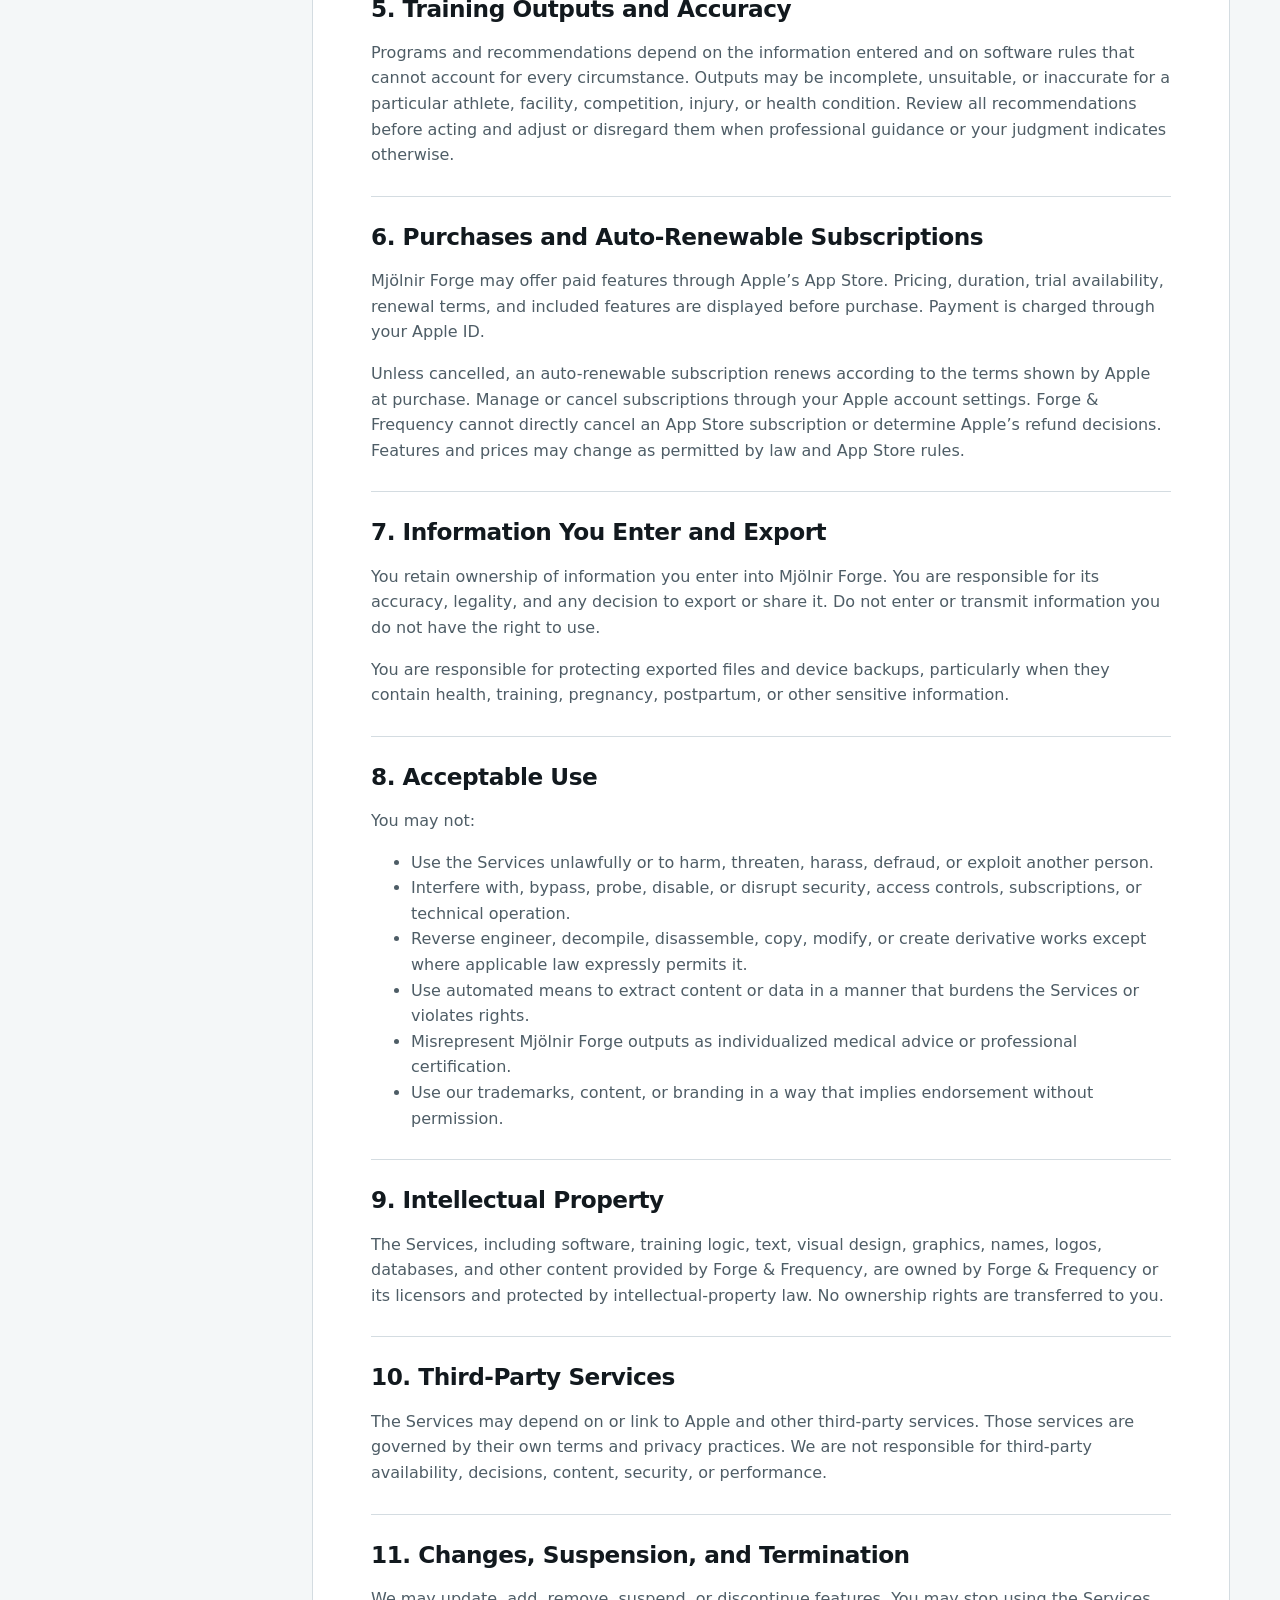
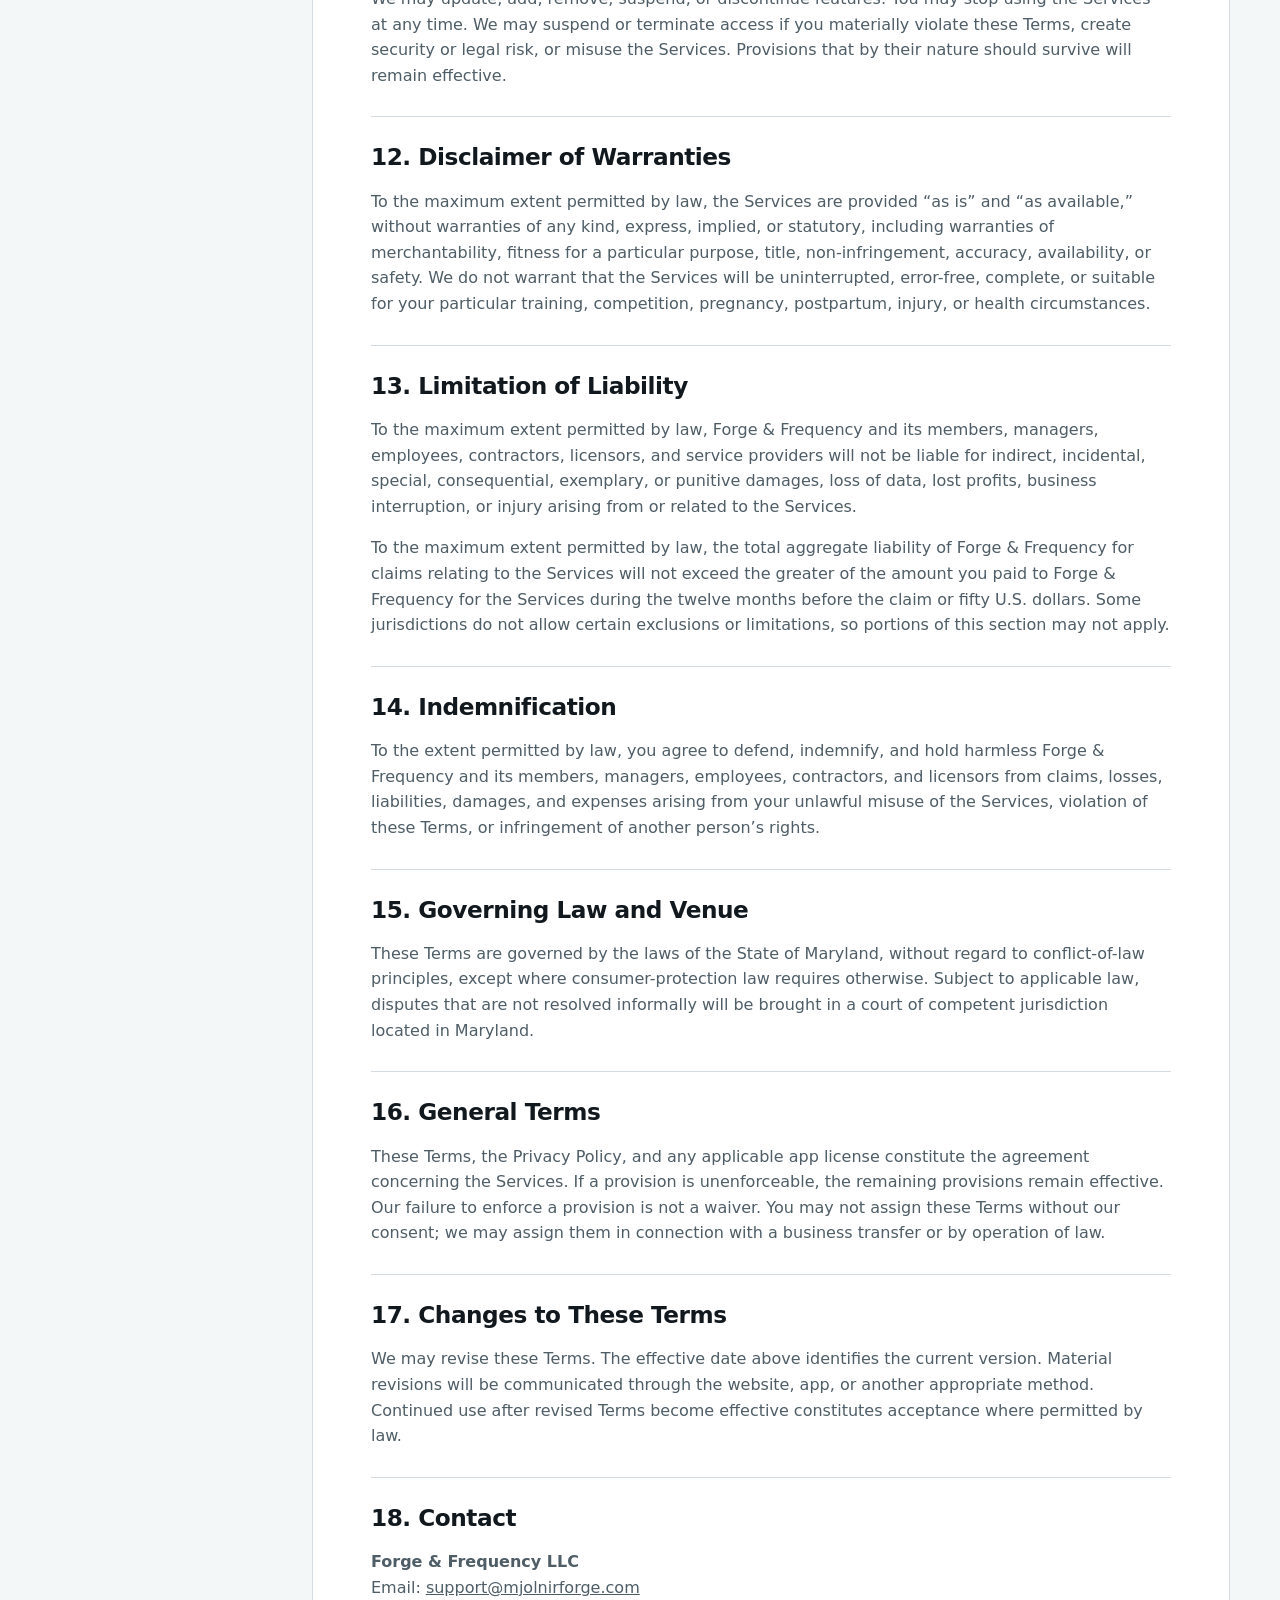
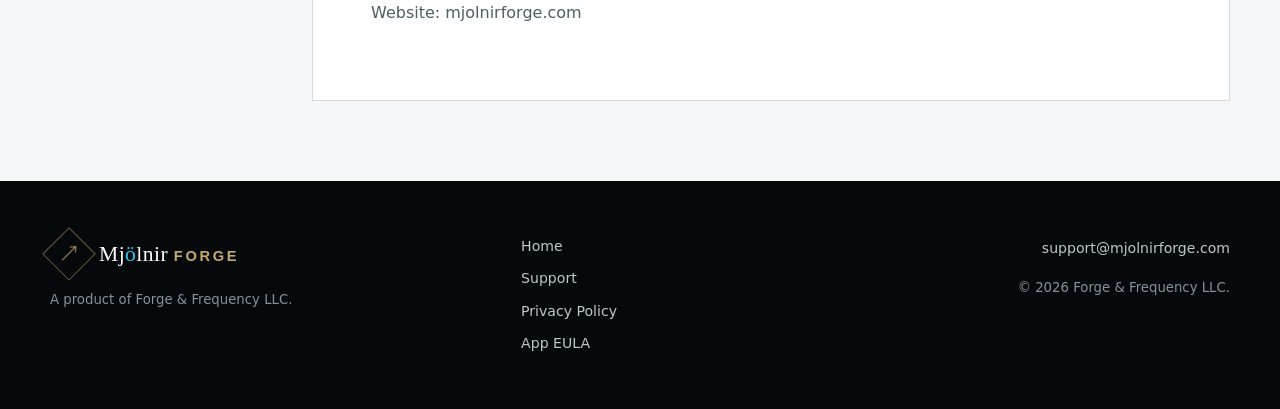
<file: terms.html>
<!doctype html><html lang="en"><head><meta charset="utf-8"><meta name="viewport" content="width=device-width,initial-scale=1"><title>Terms of Use — Mjölnir Forge</title><meta name="description" content="Terms of Use for Mjölnir Forge and mjolnirforge.com."><link rel="stylesheet" href="styles.css"></head><body class="legal-page"><a class="skip-link" href="#main">Skip to content</a><header class="legal-header"><nav class="nav-shell"><a class="brand" href="index.html"><span class="brand-rune" aria-hidden="true">ᛏ</span><span>Mj<span class="brand-o">ö</span>lnir <strong>Forge</strong></span></a><div class="nav-links"><a href="index.html">Home</a><a href="index.html#support">Support</a><a href="privacy.html">Privacy</a><a href="terms.html">Terms</a></div></nav><section class="section-shell legal-hero"><p class="eyebrow">Forge &amp; Frequency LLC</p><h1>Terms of Use</h1><p>These terms govern use of the Mjölnir Forge application, website, content, support resources, and related services.</p><div class="metadata"><span>Effective: August 3, 2026</span><span>Contact: support@mjolnirforge.com</span></div></section></header><main id="main" class="section-shell legal-layout"><aside class="legal-nav"><strong>Sections</strong><a href="#acceptance">Acceptance</a><a href="#eligibility">Eligibility</a><a href="#license">License</a><a href="#health">Health &amp; safety</a><a href="#subscriptions">Subscriptions</a><a href="#content">User content</a><a href="#acceptable">Acceptable use</a><a href="#ip">Ownership</a><a href="#disclaimer">Disclaimers</a><a href="#liability">Liability</a><a href="#law">Governing law</a><a href="#contact">Contact</a></aside><article class="legal-body"><section id="acceptance"><h2>1. Acceptance of Terms</h2><p>These Terms of Use (“Terms”) are an agreement between you and Forge &amp; Frequency LLC (“Forge &amp; Frequency,” “we,” “us,” or “our”). They apply when you access or use Mjölnir Forge, mjolnirforge.com, support content, or related services (collectively, the “Services”). By using the Services, you agree to these Terms and the Privacy Policy. If you do not agree, do not use the Services.</p><p>Apps downloaded through Apple’s App Store may also be subject to Apple’s applicable terms and the Mjölnir Forge End User License Agreement.</p></section><section id="eligibility"><h2>2. Eligibility</h2><p>You must be legally able to enter into this agreement. The Services are not directed to children under 13. If you are under the age of legal majority where you live, use the Services only with the involvement and permission of a parent or legal guardian.</p></section><section id="license"><h2>3. Limited License</h2><p>Subject to these Terms, Forge &amp; Frequency grants you a limited, personal, non-exclusive, non-transferable, non-sublicensable, and revocable right to access and use the Services for lawful personal training and informational purposes. The application is licensed, not sold.</p></section><section id="health"><h2>4. Training, Health, Pregnancy, and Postpartum Safety</h2><p>Mjölnir Forge provides planning, organization, educational information, and training suggestions. It is not medical advice, diagnosis, treatment, physical therapy, emergency support, or a substitute for a physician, midwife, pelvic-health professional, coach, or other qualified professional.</p><p>Strongman, strongwoman, resistance training, conditioning, pregnancy, postpartum recovery, and return to activity involve risks, including serious injury or death. You are responsible for determining whether an activity is appropriate, using safe equipment and technique, following professional guidance, and stopping when symptoms, pain, environmental conditions, or equipment make continued activity unsafe.</p><div class="callout"><p>Seek emergency assistance for urgent or potentially life-threatening symptoms. Do not rely on the app or support email for emergency decisions.</p></div></section><section id="outputs"><h2>5. Training Outputs and Accuracy</h2><p>Programs and recommendations depend on the information entered and on software rules that cannot account for every circumstance. Outputs may be incomplete, unsuitable, or inaccurate for a particular athlete, facility, competition, injury, or health condition. Review all recommendations before acting and adjust or disregard them when professional guidance or your judgment indicates otherwise.</p></section><section id="subscriptions"><h2>6. Purchases and Auto-Renewable Subscriptions</h2><p>Mjölnir Forge may offer paid features through Apple’s App Store. Pricing, duration, trial availability, renewal terms, and included features are displayed before purchase. Payment is charged through your Apple ID.</p><p>Unless cancelled, an auto-renewable subscription renews according to the terms shown by Apple at purchase. Manage or cancel subscriptions through your Apple account settings. Forge &amp; Frequency cannot directly cancel an App Store subscription or determine Apple’s refund decisions. Features and prices may change as permitted by law and App Store rules.</p></section><section id="content"><h2>7. Information You Enter and Export</h2><p>You retain ownership of information you enter into Mjölnir Forge. You are responsible for its accuracy, legality, and any decision to export or share it. Do not enter or transmit information you do not have the right to use.</p><p>You are responsible for protecting exported files and device backups, particularly when they contain health, training, pregnancy, postpartum, or other sensitive information.</p></section><section id="acceptable"><h2>8. Acceptable Use</h2><p>You may not:</p><ul><li>Use the Services unlawfully or to harm, threaten, harass, defraud, or exploit another person.</li><li>Interfere with, bypass, probe, disable, or disrupt security, access controls, subscriptions, or technical operation.</li><li>Reverse engineer, decompile, disassemble, copy, modify, or create derivative works except where applicable law expressly permits it.</li><li>Use automated means to extract content or data in a manner that burdens the Services or violates rights.</li><li>Misrepresent Mjölnir Forge outputs as individualized medical advice or professional certification.</li><li>Use our trademarks, content, or branding in a way that implies endorsement without permission.</li></ul></section><section id="ip"><h2>9. Intellectual Property</h2><p>The Services, including software, training logic, text, visual design, graphics, names, logos, databases, and other content provided by Forge &amp; Frequency, are owned by Forge &amp; Frequency or its licensors and protected by intellectual-property law. No ownership rights are transferred to you.</p></section><section id="thirdparty"><h2>10. Third-Party Services</h2><p>The Services may depend on or link to Apple and other third-party services. Those services are governed by their own terms and privacy practices. We are not responsible for third-party availability, decisions, content, security, or performance.</p></section><section id="changes"><h2>11. Changes, Suspension, and Termination</h2><p>We may update, add, remove, suspend, or discontinue features. You may stop using the Services at any time. We may suspend or terminate access if you materially violate these Terms, create security or legal risk, or misuse the Services. Provisions that by their nature should survive will remain effective.</p></section><section id="disclaimer"><h2>12. Disclaimer of Warranties</h2><p>To the maximum extent permitted by law, the Services are provided “as is” and “as available,” without warranties of any kind, express, implied, or statutory, including warranties of merchantability, fitness for a particular purpose, title, non-infringement, accuracy, availability, or safety. We do not warrant that the Services will be uninterrupted, error-free, complete, or suitable for your particular training, competition, pregnancy, postpartum, injury, or health circumstances.</p></section><section id="liability"><h2>13. Limitation of Liability</h2><p>To the maximum extent permitted by law, Forge &amp; Frequency and its members, managers, employees, contractors, licensors, and service providers will not be liable for indirect, incidental, special, consequential, exemplary, or punitive damages, loss of data, lost profits, business interruption, or injury arising from or related to the Services.</p><p>To the maximum extent permitted by law, the total aggregate liability of Forge &amp; Frequency for claims relating to the Services will not exceed the greater of the amount you paid to Forge &amp; Frequency for the Services during the twelve months before the claim or fifty U.S. dollars. Some jurisdictions do not allow certain exclusions or limitations, so portions of this section may not apply.</p></section><section id="indemnity"><h2>14. Indemnification</h2><p>To the extent permitted by law, you agree to defend, indemnify, and hold harmless Forge &amp; Frequency and its members, managers, employees, contractors, and licensors from claims, losses, liabilities, damages, and expenses arising from your unlawful misuse of the Services, violation of these Terms, or infringement of another person’s rights.</p></section><section id="law"><h2>15. Governing Law and Venue</h2><p>These Terms are governed by the laws of the State of Maryland, without regard to conflict-of-law principles, except where consumer-protection law requires otherwise. Subject to applicable law, disputes that are not resolved informally will be brought in a court of competent jurisdiction located in Maryland.</p></section><section id="misc"><h2>16. General Terms</h2><p>These Terms, the Privacy Policy, and any applicable app license constitute the agreement concerning the Services. If a provision is unenforceable, the remaining provisions remain effective. Our failure to enforce a provision is not a waiver. You may not assign these Terms without our consent; we may assign them in connection with a business transfer or by operation of law.</p></section><section id="changes-terms"><h2>17. Changes to These Terms</h2><p>We may revise these Terms. The effective date above identifies the current version. Material revisions will be communicated through the website, app, or another appropriate method. Continued use after revised Terms become effective constitutes acceptance where permitted by law.</p></section><section id="contact"><h2>18. Contact</h2><p><strong>Forge &amp; Frequency LLC</strong><br>Email: <a href="mailto:support@mjolnirforge.com">support@mjolnirforge.com</a><br>Website: mjolnirforge.com</p></section></article></main><footer><div class="section-shell footer-grid"><div><a class="brand" href="index.html"><span class="brand-rune" aria-hidden="true">ᛏ</span><span>Mj<span class="brand-o">ö</span>lnir <strong>Forge</strong></span></a><p>A product of Forge &amp; Frequency LLC.</p></div><nav><a href="index.html">Home</a><a href="index.html#support">Support</a><a href="privacy.html">Privacy Policy</a><a href="eula.html">App EULA</a></nav><div class="footer-meta"><a href="mailto:support@mjolnirforge.com">support@mjolnirforge.com</a><p>© 2026 Forge &amp; Frequency LLC.</p></div></div></footer></body></html>
</file>
<file: styles.css>
:root {
  --black: #070a0c;
  --night: #10161b;
  --steel: #202a31;
  --mist: #eef2f4;
  --white: #ffffff;
  --muted: #61707b;
  --line: #d4dce1;
  --cyan: #28c8f2;
  --cyan-2: #0785ad;
  --ember: #d7782d;
  --brass: #c5a86a;
  --shadow: 0 22px 70px rgba(0, 0, 0, 0.22);
}

* {
  box-sizing: border-box;
}

html {
  scroll-behavior: smooth;
}

body {
  margin: 0;
  color: #12191e;
  background: #ffffff;
  font: 16px/1.6 Inter, ui-sans-serif, system-ui, -apple-system, BlinkMacSystemFont, "Segoe UI", sans-serif;
}

a {
  color: inherit;
}

.skip-link {
  position: absolute;
  left: 1rem;
  top: -5rem;
  z-index: 99;
  background: #ffffff;
  padding: 0.7rem 1rem;
}

.skip-link:focus {
  top: 1rem;
}

.section-shell {
  width: min(1180px, calc(100% - 40px));
  margin: auto;
}

.site-header {
  position: relative;
  isolation: isolate;
  overflow: hidden;
  color: #ffffff;
  background:
    linear-gradient(90deg, rgba(4, 7, 9, 0.97) 0%, rgba(7, 12, 15, 0.91) 43%, rgba(7, 13, 17, 0.68) 72%, rgba(5, 9, 12, 0.78) 100%),
    linear-gradient(0deg, rgba(4, 7, 9, 0.72), transparent 48%),
    url("assets/forge-hall-hero.webp") center 43% / cover no-repeat,
    #070a0c;
}

.site-header::after {
  content: "";
  position: absolute;
  inset: auto 0 0;
  height: 150px;
  z-index: -1;
  pointer-events: none;
  background: linear-gradient(transparent, rgba(3, 6, 8, 0.72));
}

.nav-shell {
  width: min(1240px, calc(100% - 40px));
  min-height: 76px;
  margin: auto;
  display: flex;
  align-items: center;
  justify-content: space-between;
  border-bottom: 1px solid rgba(255, 255, 255, 0.14);
}

.brand {
  display: inline-flex;
  align-items: center;
  gap: 11px;
  color: #ffffff;
  text-decoration: none;
  font-family: Georgia, serif;
  font-size: 1.35rem;
  letter-spacing: 0.02em;
}

.brand strong {
  color: var(--brass);
  font-family: Inter, sans-serif;
  font-size: 0.68em;
  letter-spacing: 0.18em;
  text-transform: uppercase;
}

.brand-rune {
  width: 38px;
  height: 38px;
  display: grid;
  place-items: center;
  color: var(--brass);
  border: 1px solid rgba(197, 168, 106, 0.55);
  transform: rotate(45deg);
  background: rgba(5, 9, 12, 0.42);
  backdrop-filter: blur(8px);
}

.brand-o {
  color: var(--cyan);
}

.nav-links {
  display: flex;
  gap: 26px;
}

.nav-links a {
  color: rgba(255, 255, 255, 0.8);
  text-decoration: none;
  font-size: 0.76rem;
  font-weight: 700;
  letter-spacing: 0.1em;
  text-transform: uppercase;
}

.nav-links a:hover,
.nav-links a:focus-visible {
  color: var(--cyan);
}

.hero {
  min-height: 720px;
  padding: 78px 0 98px;
  display: grid;
  grid-template-columns: 1.08fr 0.92fr;
  align-items: center;
  gap: 70px;
}

.hero-copy {
  max-width: 720px;
  padding: 34px 0;
}

.eyebrow {
  margin: 0 0 14px;
  color: var(--cyan);
  font-size: 0.76rem;
  font-weight: 900;
  letter-spacing: 0.14em;
  text-transform: uppercase;
}

.eyebrow.dark {
  color: var(--cyan-2);
}

h1,
h2,
h3,
p {
  margin-top: 0;
}

h1 {
  margin-bottom: 28px;
  font-size: clamp(3.25rem, 7vw, 6.5rem);
  line-height: 0.91;
  letter-spacing: -0.058em;
  text-transform: uppercase;
  text-wrap: balance;
}

h1 span {
  color: var(--cyan);
  text-shadow: 0 0 40px rgba(40, 200, 242, 0.18);
}

h2 {
  font-size: clamp(2rem, 4vw, 3.45rem);
  line-height: 1.04;
  letter-spacing: -0.035em;
}

.hero-lede {
  max-width: 690px;
  color: rgba(255, 255, 255, 0.82);
  font-size: 1.2rem;
  line-height: 1.65;
  text-shadow: 0 2px 18px rgba(0, 0, 0, 0.45);
}

.hero-actions {
  margin: 32px 0 24px;
  display: flex;
  flex-wrap: wrap;
  gap: 14px;
}

.button {
  min-height: 48px;
  padding: 0.82rem 1.3rem;
  display: inline-flex;
  align-items: center;
  justify-content: center;
  border-radius: 5px;
  text-decoration: none;
  font-size: 0.78rem;
  font-weight: 850;
  letter-spacing: 0.07em;
  text-transform: uppercase;
}

.button-primary {
  color: #051015;
  background: linear-gradient(180deg, #35d3f8, #139fc7);
  box-shadow: 0 14px 36px rgba(40, 200, 242, 0.22);
}

.button-primary:hover,
.button-primary:focus-visible {
  filter: brightness(1.08);
}

.button-secondary {
  color: #ffffff;
  border: 1px solid rgba(255, 255, 255, 0.38);
  background: rgba(5, 9, 12, 0.3);
  backdrop-filter: blur(8px);
}

.button-secondary:hover,
.button-secondary:focus-visible {
  border-color: var(--cyan);
}

.hero-points {
  display: flex;
  flex-wrap: wrap;
  gap: 10px;
}

.hero-points span {
  padding: 5px 10px;
  color: rgba(255, 255, 255, 0.75);
  border: 1px solid rgba(255, 255, 255, 0.18);
  border-radius: 99px;
  background: rgba(5, 9, 12, 0.34);
  backdrop-filter: blur(8px);
  font-size: 0.78rem;
}

.forge-card {
  position: relative;
  min-height: 500px;
  display: grid;
  place-items: center;
}

.forge-glow {
  position: absolute;
  width: 420px;
  height: 420px;
  border-radius: 50%;
  background: radial-gradient(circle, rgba(40, 200, 242, 0.23), rgba(215, 120, 45, 0.1) 48%, transparent 70%);
  filter: blur(10px);
}

.phone {
  position: relative;
  width: 280px;
  padding: 12px;
  border: 8px solid #323c43;
  border-radius: 42px;
  background: #050708;
  box-shadow: var(--shadow);
  transform: rotate(3deg);
}

.phone-top {
  width: 90px;
  height: 20px;
  margin: -12px auto 9px;
  border-radius: 0 0 15px 15px;
  background: #020304;
}

.phone-screen {
  min-height: 480px;
  padding: 30px 21px;
  border: 1px solid rgba(255, 255, 255, 0.1);
  border-radius: 29px;
  background: linear-gradient(150deg, #142027, #081014);
}

.screen-label {
  color: var(--cyan);
  font-size: 0.61rem;
  font-weight: 900;
  letter-spacing: 0.16em;
}

.phone-screen h2 {
  font-size: 1.55rem;
}

.screen-event {
  margin-bottom: 18px;
  padding: 14px;
  border-left: 3px solid var(--ember);
  background: rgba(255, 255, 255, 0.06);
}

.screen-event span {
  display: block;
  color: #9eb0bb;
  font-size: 0.72rem;
}

.screen-metric {
  padding: 10px 0;
  display: flex;
  justify-content: space-between;
  color: #a9bac4;
  border-bottom: 1px solid rgba(255, 255, 255, 0.11);
  font-size: 0.82rem;
}

.screen-metric strong {
  color: #ffffff;
}

.phone-screen button {
  width: 100%;
  margin-top: 25px;
  padding: 12px;
  border: 0;
  border-radius: 5px;
  background: var(--cyan);
  font-weight: 900;
}

.proof-band {
  color: #ffffff;
  border-top: 1px solid rgba(255, 255, 255, 0.1);
  background: #10171c;
}

.proof-grid {
  display: grid;
  grid-template-columns: repeat(3, 1fr);
}

.proof-grid > div {
  padding: 26px;
  border-right: 1px solid rgba(255, 255, 255, 0.1);
}

.proof-grid > div:first-child {
  border-left: 1px solid rgba(255, 255, 255, 0.1);
}

.proof-grid strong,
.proof-grid span {
  display: block;
}

.proof-grid span {
  color: #98a8b2;
  font-size: 0.86rem;
}

.section {
  padding: 100px 0;
}

.section-heading {
  max-width: 760px;
  margin-bottom: 50px;
}

.section-heading > p:last-child {
  color: var(--muted);
  font-size: 1.08rem;
}

.feature-grid {
  display: grid;
  grid-template-columns: repeat(3, 1fr);
  gap: 18px;
}

.feature-grid article {
  min-height: 260px;
  padding: 30px;
  border: 1px solid var(--line);
  background: linear-gradient(145deg, #ffffff, #f7f9fa);
}

.feature-grid article > span {
  color: var(--cyan-2);
  font-size: 0.75rem;
  font-weight: 900;
}

.feature-grid h3 {
  margin-top: 32px;
  font-size: 1.22rem;
}

.feature-grid p {
  color: var(--muted);
  font-size: 0.94rem;
}

.section-dark {
  color: #ffffff;
  background: linear-gradient(145deg, #080b0d, #18232a);
}

.section-dark .section-heading {
  margin-bottom: 45px;
}

.narrow {
  max-width: 640px;
}

.steps {
  display: grid;
  grid-template-columns: repeat(2, 1fr);
  gap: 18px;
}

.steps article {
  padding: 26px;
  display: grid;
  grid-template-columns: 52px 1fr;
  gap: 18px;
  border: 1px solid rgba(255, 255, 255, 0.12);
  background: rgba(255, 255, 255, 0.035);
}

.steps b {
  color: var(--cyan);
  font-size: 2rem;
}

.steps h3 {
  margin-bottom: 6px;
}

.steps p {
  margin: 0;
  color: #9fb0ba;
}

.safety-section {
  background: #f4f7f8;
}

.split {
  display: grid;
  grid-template-columns: 1fr 0.72fr;
  align-items: center;
  gap: 60px;
}

.split > div > p {
  color: var(--muted);
  font-size: 1.06rem;
}

.text-link {
  color: var(--cyan-2);
  font-weight: 850;
  text-underline-offset: 0.2em;
}

.notice {
  padding: 30px;
  color: #ffffff;
  border-left: 5px solid var(--ember);
  background: #111a20;
  box-shadow: var(--shadow);
}

.notice p {
  margin-bottom: 0;
  color: #b4c0c7;
}

.support-section {
  background: #ffffff;
}

.support-grid {
  display: grid;
  grid-template-columns: 0.75fr 1.25fr;
  gap: 36px;
}

.contact-card {
  padding: 36px;
  color: #ffffff;
  background: linear-gradient(145deg, #10181e, #1d2a32);
}

.contact-card p,
.contact-card small {
  color: #a9b7bf;
}

.contact-card .button {
  max-width: 100%;
  margin: 18px 0;
  letter-spacing: 0;
  text-transform: none;
}

.contact-card small {
  display: block;
}

.faq details {
  padding: 18px 0;
  border-top: 1px solid var(--line);
}

.faq details:last-child {
  border-bottom: 1px solid var(--line);
}

.faq summary {
  cursor: pointer;
  font-weight: 850;
}

.faq p {
  padding-top: 10px;
  color: var(--muted);
}

.cta-section {
  color: #ffffff;
  background: linear-gradient(100deg, #006a8a, #0aa1cb);
}

.cta {
  padding: 65px 0;
  display: flex;
  align-items: center;
  justify-content: space-between;
  gap: 35px;
}

.cta h2 {
  margin-bottom: 8px;
  font-size: 2.4rem;
}

.cta p {
  margin-bottom: 0;
  color: rgba(255, 255, 255, 0.78);
}

footer {
  padding: 54px 0;
  color: #ffffff;
  background: #06090b;
}

.footer-grid {
  display: grid;
  grid-template-columns: 1.1fr 0.7fr 1fr;
  align-items: start;
  gap: 35px;
}

.footer-grid > div > p,
.footer-meta p {
  margin-top: 16px;
  color: #83939d;
  font-size: 0.83rem;
}

.footer-grid nav {
  display: grid;
  gap: 10px;
}

.footer-grid nav a,
.footer-meta a {
  color: #bdc8ce;
  text-decoration: none;
  font-size: 0.88rem;
}

.footer-meta {
  text-align: right;
}

.legal-page {
  background: #f4f7f8;
}

.legal-header {
  color: #ffffff;
  background: linear-gradient(125deg, #050708, #17232b);
}

.legal-hero {
  padding: 65px 0;
}

.legal-hero h1 {
  margin-bottom: 16px;
  font-size: clamp(2.7rem, 5vw, 4.5rem);
  text-transform: none;
}

.legal-hero p {
  max-width: 780px;
  color: #b7c3ca;
}

.metadata {
  display: flex;
  flex-wrap: wrap;
  gap: 22px;
  color: #8fa2ad;
  font-size: 0.84rem;
}

.legal-layout {
  padding: 45px 0 80px;
  display: grid;
  grid-template-columns: 230px 1fr;
  gap: 32px;
}

.legal-nav {
  position: sticky;
  top: 20px;
  align-self: start;
  padding: 22px;
  border: 1px solid var(--line);
  background: #ffffff;
}

.legal-nav a {
  display: block;
  padding: 6px 0;
  color: #35515f;
  text-decoration: none;
  font-size: 0.9rem;
}

.legal-body {
  padding: clamp(28px, 5vw, 58px);
  border: 1px solid var(--line);
  background: #ffffff;
}

.legal-body section + section {
  margin-top: 28px;
  padding-top: 28px;
  border-top: 1px solid var(--line);
}

.legal-body h2 {
  font-size: 1.45rem;
  letter-spacing: -0.02em;
}

.legal-body p,
.legal-body li {
  color: #4e5d66;
}

.callout {
  padding: 18px;
  border-left: 4px solid var(--cyan-2);
  background: #eaf8fc;
}

@media (max-width: 900px) {
  .nav-links {
    display: none;
  }

  .site-header {
    background-position: 62% center;
  }

  .hero {
    grid-template-columns: 1fr;
    padding-top: 60px;
  }

  .hero-copy {
    max-width: 760px;
  }

  .forge-card {
    min-height: 430px;
  }

  .proof-grid,
  .feature-grid,
  .steps,
  .split,
  .support-grid,
  .footer-grid,
  .legal-layout {
    grid-template-columns: 1fr;
  }

  .proof-grid > div {
    border-left: 1px solid rgba(255, 255, 255, 0.1);
  }

  .cta {
    align-items: flex-start;
    flex-direction: column;
  }

  .footer-meta {
    text-align: left;
  }

  .legal-nav {
    position: static;
  }

  .feature-grid article {
    min-height: 0;
  }
}

@media (max-width: 560px) {
  .section-shell,
  .nav-shell {
    width: min(calc(100% - 28px), 1180px);
  }

  .site-header {
    background-position: 58% center;
  }

  h1 {
    font-size: clamp(3rem, 18vw, 4.15rem);
  }

  .hero {
    min-height: auto;
    padding-bottom: 60px;
  }

  .phone {
    width: 245px;
  }

  .phone-screen {
    min-height: 420px;
  }

  .section {
    padding: 72px 0;
  }

  .steps {
    grid-template-columns: 1fr;
  }

  .cta h2 {
    font-size: 2rem;
  }

  .button {
    width: 100%;
  }
}

@media (prefers-reduced-motion: reduce) {
  html {
    scroll-behavior: auto;
  }

  *,
  *::before,
  *::after {
    animation-duration: 0.01ms !important;
    animation-iteration-count: 1 !important;
    transition-duration: 0.01ms !important;
  }
}
</file>
